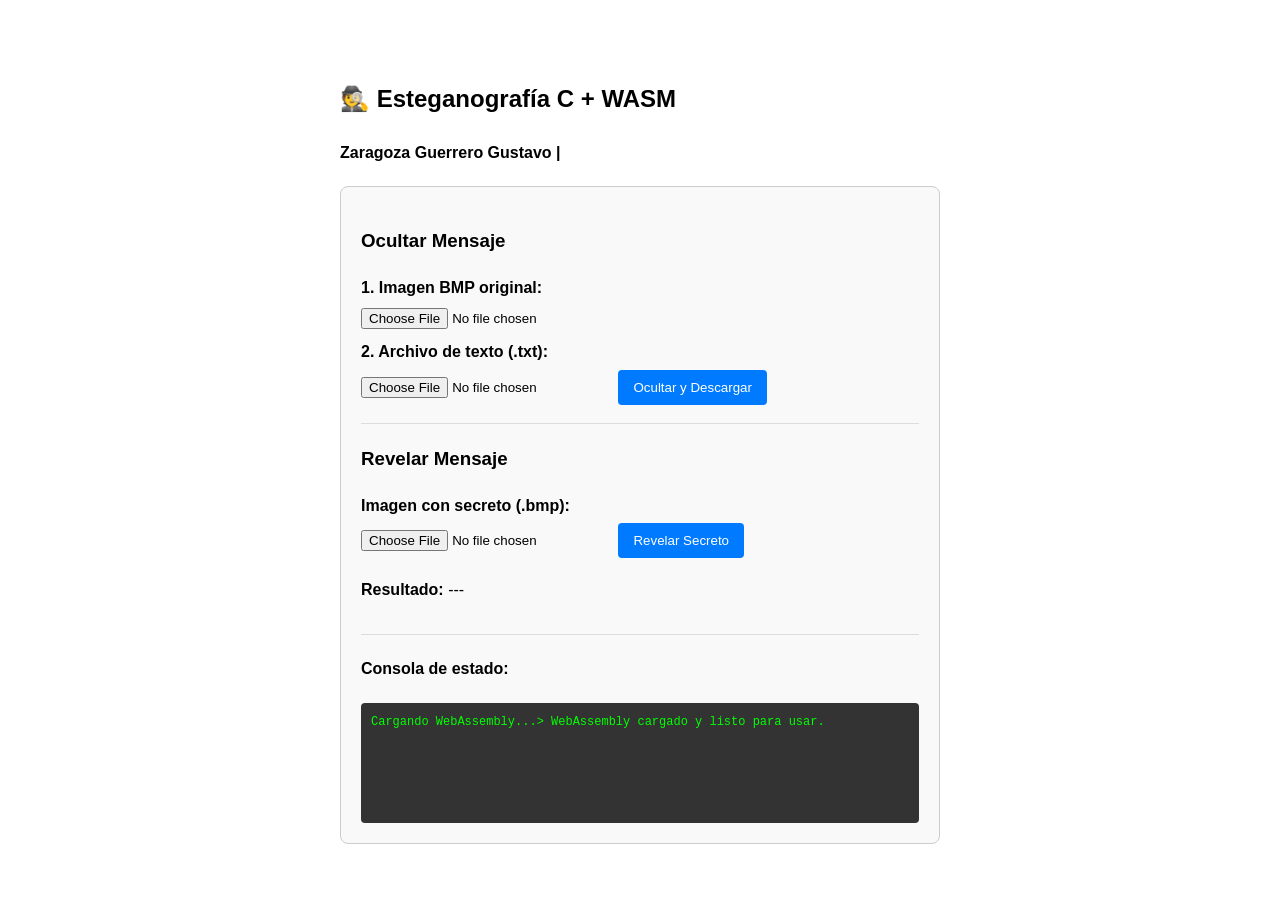
<file: Practica1-HideAndShow/gui/index.html>
<!DOCTYPE html>
<html lang="es">
<head>
    <meta charset="UTF-8">
    <meta name="viewport" content="width=device-width, initial-scale=1.0">
    <title>Esteganografía C + WebAssembly</title>
    <style>
        body { font-family: sans-serif; max-width: 600px; margin: 40px auto; padding: 20px; line-height: 1.6; }
        .card { border: 1px solid #ccc; padding: 20px; border-radius: 8px; background: #f9f9f9; }
        .section { margin-bottom: 20px; border-bottom: 1px solid #ddd; padding-bottom: 15px; }
        label { display: block; font-weight: bold; margin-bottom: 5px; }
        input { margin-bottom: 10px; }
        button { background: #007bff; color: white; border: none; padding: 10px 15px; border-radius: 4px; cursor: pointer; }
        button:hover { background: #0056b3; }
        #log { background: #333; color: #0f0; padding: 10px; border-radius: 4px; font-family: monospace; font-size: 12px; height: 100px; overflow-y: auto; }
    </style>
</head>
<body>

    <h2>🕵️ Esteganografía C + WASM</h2>
    <h4> Zaragoza Guerrero Gustavo | </h4>
    
    <div class="card">
        <div class="section">
            <h3>Ocultar Mensaje</h3>
            <label>1. Imagen BMP original:</label>
            <input type="file" id="bmpInput" accept=".bmp">
            
            <label>2. Archivo de texto (.txt):</label>
            <input type="file" id="txtInput" accept=".txt">
            
            <button onclick="ejecutarOcultar()">Ocultar y Descargar</button>
        </div>

        <div class="section">
            <h3>Revelar Mensaje</h3>
            <label>Imagen con secreto (.bmp):</label>
            <input type="file" id="bmpSecretInput" accept=".bmp">
            <button onclick="ejecutarMostrar()">Revelar Secreto</button>
            <p><strong>Resultado:</strong> <span id="resultadoShow">---</span></p>
        </div>

        <h4>Consola de estado:</h4>
        <div id="log">Cargando WebAssembly...</div>
    </div>

    <script src="main.js"></script>

    <script>
        const logger = document.getElementById('log');
        const printLog = (msg) => logger.innerHTML += `> ${msg}<br>`;

        // Esperar a que el módulo de C esté listo
        Module.onRuntimeInitialized = () => {
            printLog("WebAssembly cargado y listo para usar.");
        };

        // --- FUNCIÓN PARA OCULTAR ---
        async function ejecutarOcultar() {
            const bmpFile = document.getElementById('bmpInput').files[0];
            const txtFile = document.getElementById('txtInput').files[0];

            if (!bmpFile || !txtFile) return alert("Selecciona archivos");

            const bmpData = new Uint8Array(await bmpFile.arrayBuffer());
            const txtData = new Uint8Array(await txtFile.arrayBuffer());

            // Derivar nombre de salida: quitar extensión, agregar 'h', volver a poner .bmp
            const baseName = bmpFile.name.replace(/\.bmp$/i, '');
            const outputName = baseName + '_h.bmp';

            // Usamos nombres claros
            Module.FS.writeFile('original.bmp', bmpData);
            Module.FS.writeFile('mensaje.txt', txtData);

            console.log("Archivos en MEMFS antes de C:", Module.FS.readdir('/'));

            // Llamamos a C
            const status = Module.ccall('hide', 'number', ['string', 'string'], ['mensaje.txt', 'original.bmp']);
            
            console.log("Estatus de C:", status);
            console.log("Archivos en MEMFS después de C:", Module.FS.readdir('/'));

            if (status === 0) {
                try {
                    // BUSCAMOS EL ARCHIVO QUE TU C DEBERÍA HABER CREADO
                    // Según tu lógica: original.bmp -> original_secret.bmp
                    const resultData = Module.FS.readFile('output_secret.bmp');
                    
                    const blob = new Blob([resultData], { type: 'image/bmp' });
                    const url = URL.createObjectURL(blob);
                    const link = document.createElement('a');
                    link.href = url;
                    link.download = outputName;
                    document.body.appendChild(link); // Algunos navegadores lo exigen
                    link.click();
                    document.body.removeChild(link);
                    printLog("Descarga iniciada.");
                } catch (e) {
                    console.error("No se encontró el archivo generado:", e);
                    printLog("Error: El archivo generado no existe en el sistema virtual.");
                }
            } else {
                printLog("Error en C: Código " + status);
            }
        }
        // --- FUNCIÓN PARA REVELAR ---
        async function ejecutarMostrar() {
            const bmpFile = document.getElementById('bmpSecretInput').files[0];
            if (!bmpFile) return alert("Selecciona una imagen.");

            const bmpData = new Uint8Array(await bmpFile.arrayBuffer());
            Module.FS.writeFile('secret_to_read.bmp', bmpData);

            // Llamar a show(path_bmp) - Recordamos que devuelve char* (string en JS)
            const secreto = Module.ccall('show', 'string', ['string'], ['secret_to_read.bmp']);
            
            document.getElementById('resultadoShow').innerText = secreto;
            printLog("Búsqueda de secreto terminada.");
        }
    </script>
</body>
</html>
</file>
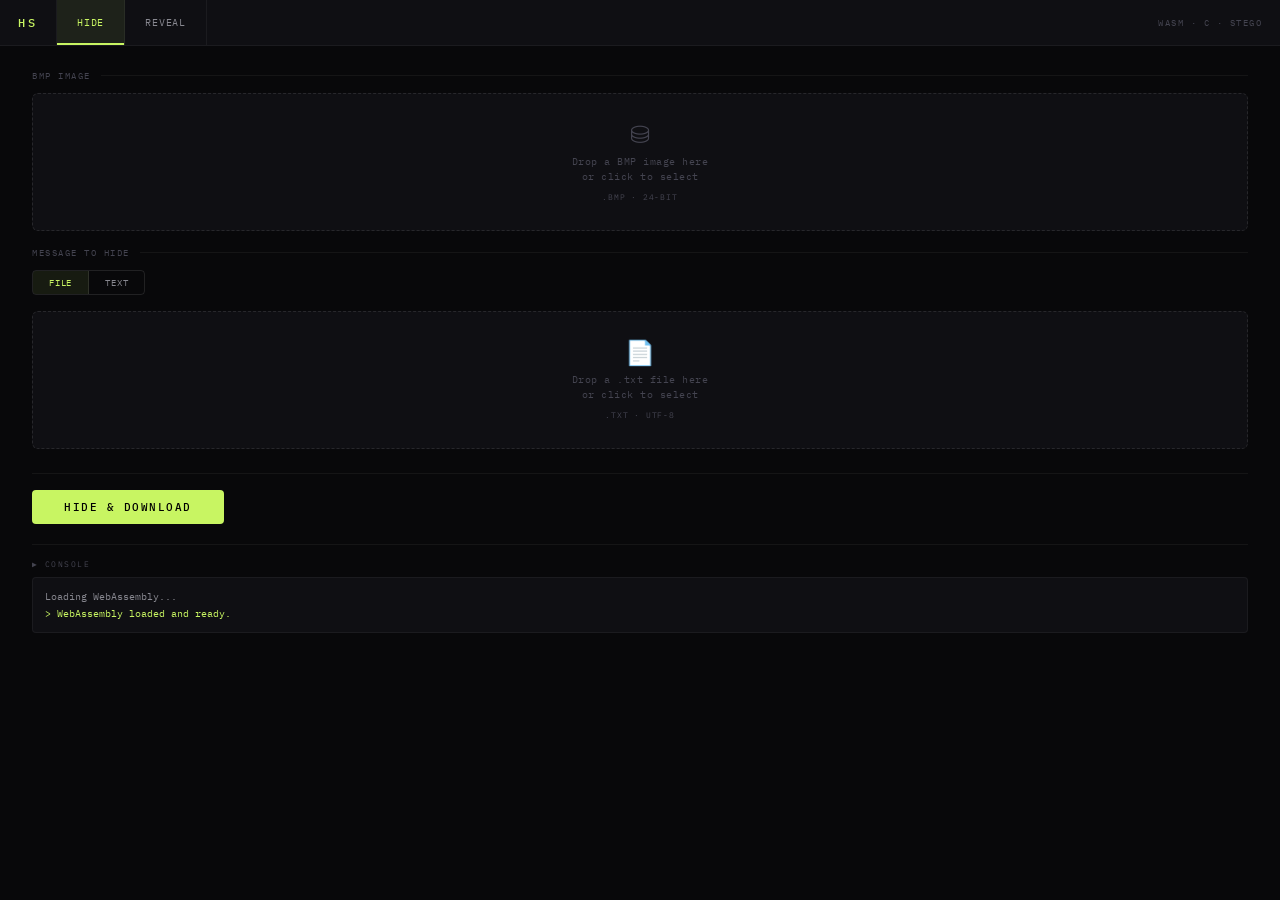
<file: Practica1-HideAndShow/gui2.0/index.html>
<!DOCTYPE html>
<html lang="en">
<head>
<meta charset="UTF-8"/>
<meta name="viewport" content="width=device-width, initial-scale=1.0"/>
<title>Hide &amp; Show — Steganography</title>
<link rel="icon" type="image/png" href="../../docs/png/logo.png">
<link href="https://fonts.googleapis.com/css2?family=IBM+Plex+Mono:wght@300;400;500&family=IBM+Plex+Sans:wght@300;400;500&display=swap" rel="stylesheet"/>
<link rel="stylesheet" href="index.css">
</head>
<body>

<header>
  <div class="logo" onclick="window.location.assign('../../index.html')">HS</div>
  <div class="mode-tabs">
    <button class="mode-tab active" data-page="hide">Hide</button>
    <button class="mode-tab" data-page="reveal">Reveal</button>
  </div>
  <div class="hdr-right">WASM · C · STEGO</div>
</header>

<!-- ═══════════ HIDE PAGE ═══════════ -->
<div class="page active" id="page-hide">
  <div class="workspace">

    <div class="section-title">BMP Image</div>

    <div class="drop-zone" id="dz-bmp-hide">
      <input type="file" id="bmp-input-hide" accept=".bmp" style="display:none"/>
      <div class="drop-icon">⛁</div>
      <div class="drop-label">Drop a BMP image here<br/>or click to select</div>
      <span class="drop-hint">.bmp · 24-bit</span>
      <span class="drop-filename" id="fn-bmp-hide"></span>
    </div>

    <div class="section-title">Message to Hide</div>

    <div class="source-toggle" id="source-toggle">
      <button class="src-btn active" data-source="file">File</button>
      <button class="src-btn" data-source="text">Text</button>
    </div>

    <div class="source-section active" id="src-file">
      <div class="drop-zone" id="dz-txt">
        <input type="file" id="txt-input" accept=".txt" style="display:none"/>
        <div class="drop-icon">📄</div>
        <div class="drop-label">Drop a .txt file here<br/>or click to select</div>
        <span class="drop-hint">.txt · utf-8</span>
        <span class="drop-filename" id="fn-txt"></span>
      </div>
    </div>

    <div class="source-section" id="src-text">
      <textarea class="txt-textarea" id="txt-textarea" placeholder="Type the message you want to hide in the image..."></textarea>
    </div>

    <div class="action-row">
      <button class="action-btn" id="btn-hide">Hide &amp; Download</button>
    </div>

    <div class="console-wrap">
      <div class="console-header">▶ console</div>
      <div class="console" id="console-hide">Loading WebAssembly...</div>
    </div>

  </div>
</div>

<!-- ═══════════ REVEAL PAGE ═══════════ -->
<div class="page" id="page-reveal">
  <div class="workspace">

    <div class="section-title">Image with Secret</div>

    <div class="drop-zone" id="dz-bmp-reveal">
      <input type="file" id="bmp-input-reveal" accept=".bmp" style="display:none"/>
      <div class="drop-icon">⛁</div>
      <div class="drop-label">Drop the BMP image with the hidden message<br/>or click to select</div>
      <span class="drop-hint">.bmp · 24-bit</span>
      <span class="drop-filename" id="fn-bmp-reveal"></span>
    </div>

    <div class="result-box" id="result-box">
      <div class="result-label">Revealed Message</div>
      <div class="result-text" id="result-text"></div>
    </div>

    <div class="action-row">
      <button class="action-btn" id="btn-reveal">Reveal Secret</button>
    </div>

    <div class="console-wrap">
      <div class="console-header">▶ console</div>
      <div class="console" id="console-reveal">Loading WebAssembly...</div>
    </div>

  </div>
</div>

<script src="main.js"></script>
<script src="index.js"></script>

</body>
</html>
</file>
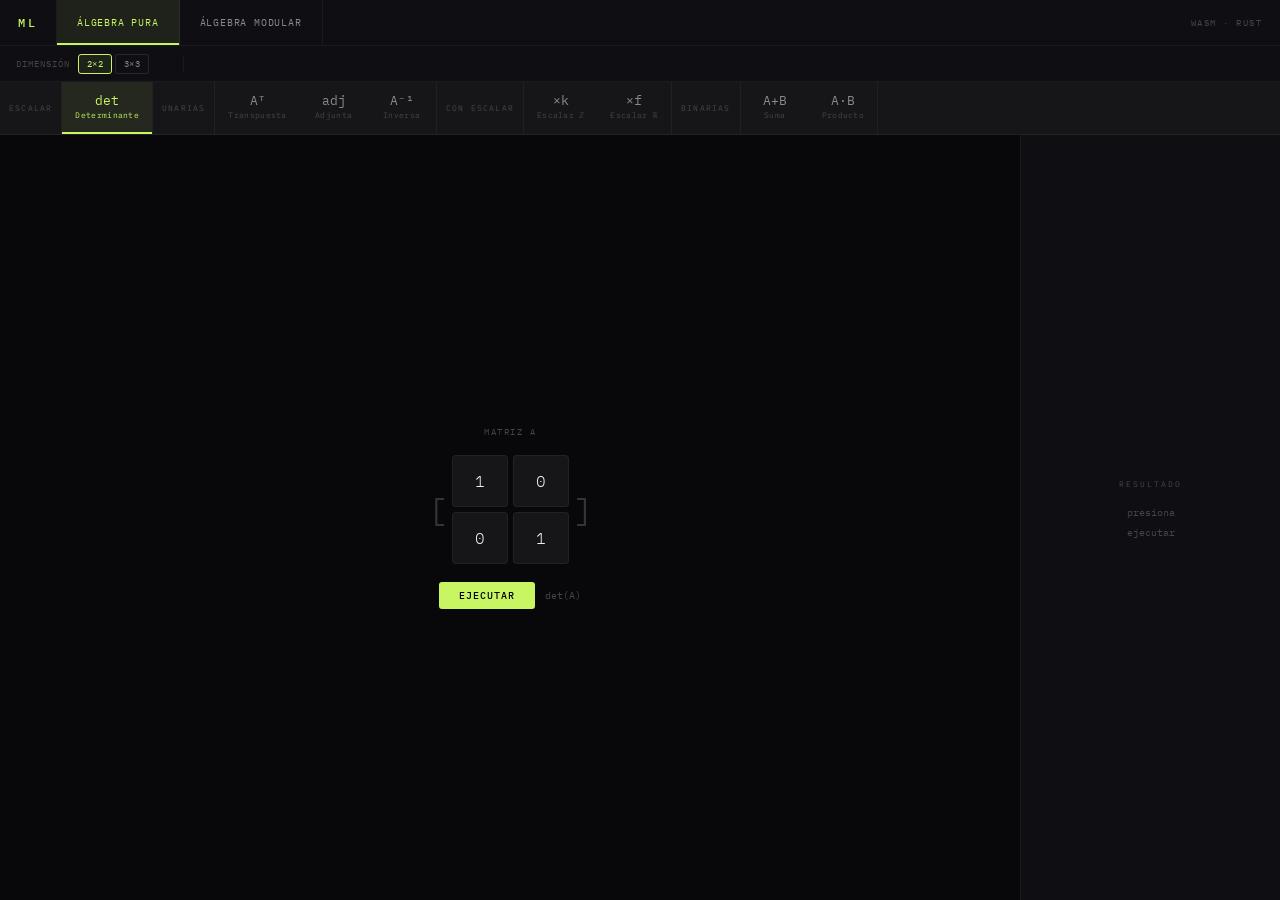
<file: Practica3-Matrices/matrix_operations/final/index.html>
<!DOCTYPE html>
<html lang="es">
<head>
<meta charset="UTF-8"/>
<meta name="viewport" content="width=device-width, initial-scale=1.0"/>
<title>MatrixLab</title>
<link href="https://fonts.googleapis.com/css2?family=IBM+Plex+Mono:ital,wght@0,300;0,400;0,500;1,300&family=IBM+Plex+Sans:wght@300;400;500;600&display=swap" rel="stylesheet"/>
<style>
*,*::before,*::after{box-sizing:border-box;margin:0;padding:0}
:root{
  --bg:#08080a;--s1:#0f0f13;--s2:#161619;--s3:#1e1e24;
  --b0:rgba(255,255,255,0.05);--b1:rgba(255,255,255,0.10);--b2:rgba(255,255,255,0.18);
  --acc:#c8f562;--acc2:#a8d040;--acc-d:rgba(200,245,98,0.08);--acc-d2:rgba(200,245,98,0.14);
  --txt:#eeeef0;--txt2:#888890;--txt3:#444450;
  --err:#ff6b6b;--err-d:rgba(255,107,107,0.10);
  --mono:'IBM Plex Mono',monospace;--sans:'IBM Plex Sans',sans-serif;
}
body{background:var(--bg);color:var(--txt);font-family:var(--sans);height:100vh;display:flex;flex-direction:column;overflow:hidden}

/* NAV */
header{display:flex;align-items:center;border-bottom:1px solid var(--b0);background:var(--s1);height:46px;flex-shrink:0}
.logo{padding:0 18px;font-family:var(--mono);font-size:12px;font-weight:500;color:var(--acc);letter-spacing:3px;text-transform:uppercase;border-right:1px solid var(--b0);height:100%;display:flex;align-items:center;flex-shrink:0}
.mode-tabs{display:flex;height:100%}
.mode-tab{padding:0 20px;font-family:var(--mono);font-size:10px;color:var(--txt2);cursor:pointer;border:none;background:transparent;border-right:1px solid var(--b0);height:100%;letter-spacing:0.8px;transition:all 0.13s;text-transform:uppercase;position:relative}
.mode-tab:hover{color:var(--txt);background:var(--b0)}
.mode-tab.active{color:var(--acc);background:var(--acc-d)}
.mode-tab.active::after{content:'';position:absolute;bottom:0;left:0;right:0;height:2px;background:var(--acc)}
.hdr-right{margin-left:auto;padding:0 18px;font-family:var(--mono);font-size:9px;color:var(--txt3);letter-spacing:1.5px}

/* CONFIG BAR */
.config-bar{display:flex;align-items:center;gap:0;border-bottom:1px solid var(--b0);background:var(--s1);height:36px;flex-shrink:0;padding:0 16px}
.cfg-label{font-family:var(--mono);font-size:9px;color:var(--txt3);letter-spacing:1px;text-transform:uppercase;margin-right:8px}
.dim-btns{display:flex;gap:3px;margin-right:20px}
.dim-btn{width:34px;height:20px;border-radius:3px;border:1px solid var(--b1);background:transparent;color:var(--txt2);font-family:var(--mono);font-size:9px;cursor:pointer;transition:all 0.12s;letter-spacing:0.3px}
.dim-btn:hover{border-color:var(--b2);color:var(--txt)}
.dim-btn.active{border-color:var(--acc);color:var(--acc);background:var(--acc-d)}
.cfg-sep{width:1px;height:18px;background:var(--b0);margin:0 14px}
.mod-wrap{display:none;align-items:center;gap:6px}
.mod-wrap.show{display:flex}
.mod-lbl{font-family:var(--mono);font-size:9px;color:var(--txt3);letter-spacing:0.5px}
.mod-inp{width:52px;height:20px;background:var(--s3);border:1px solid var(--b1);border-radius:3px;color:var(--acc);font-family:var(--mono);font-size:10px;text-align:center;outline:none;transition:border-color 0.12s;-moz-appearance:textfield}
.mod-inp::-webkit-inner-spin-button,.mod-inp::-webkit-outer-spin-button{-webkit-appearance:none}
.mod-inp:focus{border-color:var(--acc)}

/* TOOLBAR */
.toolbar{border-bottom:1px solid var(--b0);background:var(--s2);flex-shrink:0;overflow-x:auto;scrollbar-width:none}
.toolbar::-webkit-scrollbar{display:none}
.tb-inner{display:flex;height:52px;align-items:stretch;min-width:max-content}
.tb-group{display:flex;align-items:stretch;border-right:1px solid var(--b0)}
.tb-glabel{display:flex;align-items:center;padding:0 9px;font-family:var(--mono);font-size:8px;color:var(--txt3);letter-spacing:1.2px;text-transform:uppercase;border-right:1px solid var(--b0);flex-shrink:0}
.tb-btn{display:flex;flex-direction:column;align-items:center;justify-content:center;padding:0 13px;cursor:pointer;border:none;background:transparent;gap:3px;transition:all 0.12s;min-width:68px;position:relative;border-bottom:2px solid transparent}
.tb-btn:hover{background:var(--b0)}
.tb-btn.active{background:var(--acc-d);border-bottom-color:var(--acc)}
.tb-sym{font-family:var(--mono);font-size:13px;color:var(--txt2);transition:color 0.12s;line-height:1}
.tb-name{font-family:var(--mono);font-size:8px;color:var(--txt3);letter-spacing:0.3px;white-space:nowrap}
.tb-btn:hover .tb-sym,.tb-btn.active .tb-sym{color:var(--acc)}
.tb-btn:hover .tb-name,.tb-btn.active .tb-name{color:var(--acc)}

/* B-MATRIX BAR */
.b-bar{border-bottom:1px solid var(--b0);background:var(--s1);display:none;align-items:center;padding:8px 20px;gap:12px;flex-shrink:0;overflow-x:auto}
.b-bar.show{display:flex}
.b-lbl{font-family:var(--mono);font-size:9px;color:var(--txt3);letter-spacing:1px;text-transform:uppercase;white-space:nowrap}
.op-sym-big{font-family:var(--mono);font-size:22px;color:var(--txt3);line-height:1;padding:0 4px}
.b-bracket{font-family:var(--mono);color:var(--txt3);font-size:22px;line-height:1;display:flex;flex-direction:column;justify-content:center;align-items:center;align-self:stretch}
.b-grid{display:flex;flex-direction:column;gap:4px}
.b-row{display:flex;gap:4px}
.b-cell{width:36px;height:34px;background:var(--s3);border:1px solid var(--b1);border-radius:3px;color:var(--txt);font-family:var(--mono);font-size:12px;text-align:center;outline:none;transition:border-color 0.12s;-moz-appearance:textfield}
.b-cell::-webkit-inner-spin-button,.b-cell::-webkit-outer-spin-button{-webkit-appearance:none}
.b-cell:focus{border-color:var(--acc)}
.b-transfer-group{display:flex;flex-direction:column;gap:4px;margin-left:auto;padding-left:12px;border-left:1px solid var(--b0);flex-shrink:0}
.b-xfer-btn{padding:4px 10px;border-radius:3px;border:1px solid var(--b1);background:transparent;color:var(--txt2);font-family:var(--mono);font-size:9px;cursor:pointer;letter-spacing:0.4px;transition:all 0.14s;white-space:nowrap;text-align:center}
.b-xfer-btn:hover{border-color:var(--acc);color:var(--acc);background:var(--acc-d)}
.b-xfer-btn:active{transform:scale(0.97)}

/* WORKSPACE */
.workspace{flex:1;display:flex;min-height:0;overflow:hidden}

/* LEFT PANEL */
.left-panel{width:100px;flex-shrink:0;border-right:1px solid var(--b0);background:var(--s1);display:flex;flex-direction:column;align-items:center;justify-content:center;gap:14px;padding:14px}
.left-panel.hidden{display:none}
.sc-group{display:flex;flex-direction:column;gap:5px;align-items:center}
.sc-lbl{font-family:var(--mono);font-size:8px;color:var(--txt3);letter-spacing:1px;text-transform:uppercase}
.sc-inp{width:60px;height:30px;background:var(--s3);border:1px solid var(--b1);border-radius:4px;color:var(--acc);font-family:var(--mono);font-size:14px;font-weight:400;text-align:center;outline:none;transition:border-color 0.12s;-moz-appearance:textfield}
.sc-inp::-webkit-inner-spin-button,.sc-inp::-webkit-outer-spin-button{-webkit-appearance:none}
.sc-inp:focus{border-color:var(--acc)}

/* CENTER */
.mat-center{flex:1;display:flex;flex-direction:column;align-items:center;justify-content:center;gap:18px;background:var(--bg);position:relative;min-width:0}
.mat-top-lbl{font-family:var(--mono);font-size:9px;color:var(--txt3);letter-spacing:1.5px;text-transform:uppercase}
.mat-wrap{display:flex;align-items:center;gap:5px}
.a-bracket{font-family:var(--mono);color:var(--b2);display:flex;flex-direction:column;justify-content:stretch;font-size:32px;line-height:1;user-select:none;align-self:stretch;align-items:center;justify-content:center}
.a-grid{display:flex;flex-direction:column;gap:5px}
.a-row{display:flex;gap:5px}
.a-cell{width:56px;height:52px;background:var(--s2);border:1px solid var(--b0);border-radius:4px;color:var(--txt);font-family:var(--mono);font-size:16px;font-weight:300;text-align:center;outline:none;transition:all 0.12s;-moz-appearance:textfield}
.a-cell::-webkit-inner-spin-button,.a-cell::-webkit-outer-spin-button{-webkit-appearance:none}
.a-cell:hover{border-color:var(--b2)}
.a-cell:focus{border-color:var(--acc);background:var(--acc-d);color:var(--acc)}
.run-row{display:flex;gap:10px;align-items:center}
.run-btn{padding:7px 20px;border-radius:3px;border:none;background:var(--acc);color:#000;font-family:var(--mono);font-size:10px;font-weight:500;cursor:pointer;letter-spacing:1px;text-transform:uppercase;transition:all 0.12s}
.run-btn:hover{background:var(--acc2);transform:translateY(-1px)}
.run-btn:active{transform:none}
.run-hint{font-family:var(--mono);font-size:10px;color:var(--txt3)}

/* RESULT PANEL */
.res-panel{width:260px;flex-shrink:0;border-left:1px solid var(--b0);background:var(--s1);display:flex;flex-direction:column;align-items:center;justify-content:center;gap:14px;padding:20px}
.res-tag{font-family:var(--mono);font-size:8px;color:var(--txt3);letter-spacing:2px;text-transform:uppercase}
.res-empty{font-family:var(--mono);font-size:10px;color:var(--txt3);text-align:center;line-height:2}
.res-scalar{font-family:var(--mono);font-size:52px;font-weight:300;color:var(--acc);letter-spacing:-2px;line-height:1;text-align:center}
.res-grid{display:flex;flex-direction:column;gap:4px}
.res-row{display:flex;gap:4px}
.res-cell{min-width:50px;height:38px;background:var(--s3);border:1px solid var(--b0);border-radius:3px;display:flex;align-items:center;justify-content:center;font-family:var(--mono);font-size:12px;color:var(--acc);padding:0 5px}
.res-err{font-family:var(--mono);font-size:10px;color:var(--err);background:var(--err-d);border:1px solid rgba(255,107,107,0.2);border-radius:3px;padding:10px 12px;text-align:center;line-height:1.7}
.res-fn{font-family:var(--mono);font-size:9px;color:var(--txt3);letter-spacing:0.5px;text-align:center}
.res-verified{font-family:var(--mono);font-size:10px;color:#4ade80;background:rgba(74,222,128,0.08);border:1px solid rgba(74,222,128,0.22);border-radius:3px;padding:6px 12px;text-align:center;letter-spacing:0.5px;margin-top:2px}
.res-xfer{display:flex;gap:6px;margin-top:8px;justify-content:center;flex-wrap:wrap}
.res-xfer-btn{padding:5px 12px;border-radius:3px;border:1px solid var(--b1);background:transparent;color:var(--txt2);font-family:var(--mono);font-size:9px;cursor:pointer;letter-spacing:0.6px;transition:all 0.14s;text-transform:uppercase}
.res-xfer-btn:hover{border-color:var(--acc);color:var(--acc);background:var(--acc-d)}
.res-xfer-btn:active{transform:scale(0.97)}
.res-xfer-btn:disabled{opacity:0.35;cursor:not-allowed;border-color:var(--b0);color:var(--txt3);background:transparent}

@keyframes pop{from{opacity:0;transform:scale(0.96)}to{opacity:1;transform:scale(1)}}
.res-anim{animation:pop 0.18s ease}

.wasm-notice{display:none;position:fixed;bottom:14px;left:50%;transform:translateX(-50%);background:var(--err-d);border:1px solid rgba(255,107,107,0.3);border-radius:4px;padding:7px 14px;font-family:var(--mono);font-size:10px;color:var(--err);letter-spacing:0.3px;z-index:999;white-space:nowrap}
.wasm-notice.show{display:block}
</style>
</head>
<body>

<header>
  <div class="logo">ML</div>
  <div class="mode-tabs">
    <button class="mode-tab active" onclick="setMode('pure',this)">Álgebra Pura</button>
    <button class="mode-tab" onclick="setMode('modular',this)">Álgebra Modular</button>
  </div>
  <div class="hdr-right">WASM · RUST</div>
</header>

<div class="config-bar">
  <span class="cfg-label">Dimensión</span>
  <div class="dim-btns">
    <button class="dim-btn active" onclick="setDim(2,this)">2×2</button>
    <button class="dim-btn" onclick="setDim(3,this)">3×3</button>
  </div>
  <div class="cfg-sep"></div>
  <div class="mod-wrap" id="mod-wrap">
    <span class="mod-lbl">mod m =</span>
    <input type="number" class="mod-inp" id="global-mod" value="26" min="1"/>
  </div>
</div>

<div class="toolbar">
  <div class="tb-inner" id="tb-pure">
    <div class="tb-group">
      <div class="tb-glabel">escalar</div>
      <button class="tb-btn active" onclick="selectOp('det',this)">
        <span class="tb-sym">det</span><span class="tb-name">Determinante</span>
      </button>
    </div>
    <div class="tb-group">
      <div class="tb-glabel">unarias</div>
      <button class="tb-btn" onclick="selectOp('trans',this)">
        <span class="tb-sym">Aᵀ</span><span class="tb-name">Transpuesta</span>
      </button>
      <button class="tb-btn" onclick="selectOp('adj',this)">
        <span class="tb-sym">adj</span><span class="tb-name">Adjunta</span>
      </button>
      <button class="tb-btn" onclick="selectOp('inv',this)">
        <span class="tb-sym">A⁻¹</span><span class="tb-name">Inversa</span>
      </button>
    </div>
    <div class="tb-group">
      <div class="tb-glabel">con escalar</div>
      <button class="tb-btn" onclick="selectOp('esc',this)">
        <span class="tb-sym">×k</span><span class="tb-name">Escalar ℤ</span>
      </button>
      <button class="tb-btn" onclick="selectOp('escf',this)">
        <span class="tb-sym">×f</span><span class="tb-name">Escalar ℝ</span>
      </button>
    </div>
    <div class="tb-group">
      <div class="tb-glabel">binarias</div>
      <button class="tb-btn" onclick="selectOp('add',this)">
        <span class="tb-sym">A+B</span><span class="tb-name">Suma</span>
      </button>
      <button class="tb-btn" onclick="selectOp('mul',this)">
        <span class="tb-sym">A·B</span><span class="tb-name">Producto</span>
      </button>
    </div>
  </div>
  <div class="tb-inner" id="tb-modular" style="display:none">
    <div class="tb-group">
      <div class="tb-glabel">módulo</div>
      <button class="tb-btn active" onclick="selectOp('mmod',this)">
        <span class="tb-sym">A%m</span><span class="tb-name">Módulo</span>
      </button>
      <button class="tb-btn" onclick="selectOp('minv',this)">
        <span class="tb-sym">A⁻¹</span><span class="tb-name">Inversa mod</span>
      </button>
    </div>
    <div class="tb-group">
      <div class="tb-glabel">con escalar</div>
      <button class="tb-btn" onclick="selectOp('mesc',this)">
        <span class="tb-sym">k·m</span><span class="tb-name">Escalar mod</span>
      </button>
    </div>
    <div class="tb-group">
      <div class="tb-glabel">binarias</div>
      <button class="tb-btn" onclick="selectOp('madd',this)">
        <span class="tb-sym">+m</span><span class="tb-name">Suma mod</span>
      </button>
      <button class="tb-btn" onclick="selectOp('mmul',this)">
        <span class="tb-sym">·m</span><span class="tb-name">Producto mod</span>
      </button>
    </div>
  </div>
</div>

<!-- B-MATRIX BAR (binary ops) -->
<div class="b-bar" id="b-bar">
  <span class="b-lbl">Matriz B</span>
  <div class="b-bracket">[</div>
  <div id="b-grid"></div>
  <div class="b-bracket">]</div>
  <span class="op-sym-big" id="op-sym-display">+</span>
  <span style="font-family:var(--mono);font-size:9px;color:var(--txt3)">↑ presiona ejecutar abajo</span>
  <div class="b-transfer-group">
    <button class="b-xfer-btn" onclick="transferB2A()" title="Copiar valores de B a A">B → A</button>
    <button class="b-xfer-btn" onclick="swapAB()" title="Intercambiar A y B">A ↔ B</button>
    <button class="b-xfer-btn" onclick="transferA2B()" title="Copiar valores de A a B">A → B</button>
  </div>
</div>

<div class="workspace">
  <!-- LEFT: scalar -->
  <div class="left-panel hidden" id="left-panel">
    <div class="sc-group" id="sc-k" style="display:none">
      <span class="sc-lbl">escalar k</span>
      <input type="number" class="sc-inp" id="inp-k" value="3"/>
    </div>
    <div class="sc-group" id="sc-f" style="display:none">
      <span class="sc-lbl">factor f</span>
      <input type="number" class="sc-inp" id="inp-f" value="0.5" step="0.1"/>
    </div>
  </div>

  <!-- CENTER -->
  <div class="mat-center">
    <span class="mat-top-lbl">Matriz A</span>
    <div class="mat-wrap">
      <div class="a-bracket">[</div>
      <div id="a-grid"></div>
      <div class="a-bracket">]</div>
    </div>
    <div class="run-row">
      <button class="run-btn" onclick="runOp()">Ejecutar</button>
      <span class="run-hint" id="run-hint">det(A)</span>
    </div>
  </div>

  <!-- RIGHT: result -->
  <div class="res-panel">
    <span class="res-tag">resultado</span>
    <div id="res-display"><div class="res-empty">presiona<br/>ejecutar</div></div>
    <span class="res-fn" id="res-fn"></span>
    <div class="res-xfer" id="res-xfer" style="display:none">
      <button class="res-xfer-btn" onclick="transferResult('A')" title="Usar resultado como matriz A">→ A</button>
      <button class="res-xfer-btn" onclick="transferResult('B')" title="Usar resultado como matriz B">→ B</button>
    </div>
  </div>
</div>

<div class="wasm-notice" id="wasm-notice">WASM no cargado — ajusta la ruta del pkg en el script</div>

<script type="module">
import init, {
  matrix_determinant, matrix_transposed, matrix_adjugate, matrix_inverse,
  matrix_addition, matrix_multiplication_matrix,
  matrix_multiplication_escalar, matrix_multiplication_escalar_f,
  matrix_module, matrix_inverse_module, matrix_addition_module,
  matrix_multiplication_matrix_module, matrix_multiplication_escalar_module,
} from './matrix_operations.js'; // ← AJUSTA ESTE PATH

let wasmReady = false, dim = 2, op = 'det', mode = 'pure';
let lastResult = null; // { data:number[], n:number, isFloat:boolean }

const binaryOps  = new Set(['add','mul','madd','mmul']);
const scalarKOps = new Set(['esc','mesc']);
const scalarFOps = new Set(['escf']);
const opSymbols  = {add:'+', mul:'·', madd:'+', mmul:'·'};
const opHints    = {
  det:'det(A)', trans:'Aᵀ', adj:'adj(A)', inv:'A⁻¹',
  esc:'k · A', escf:'f · A',
  add:'A + B', mul:'A · B',
  mmod:'A mod m', minv:'A⁻¹ mod m',
  madd:'(A+B) mod m', mmul:'(A·B) mod m', mesc:'(k·A) mod m',
};

function buildGrid(id, n, cellCls, size) {
  const el = document.getElementById(id);
  el.innerHTML = '';
  const g = document.createElement('div');
  g.style.cssText = 'display:flex;flex-direction:column;gap:'+(cellCls==='a-cell'?5:4)+'px';
  const cells = [];
  for (let i=0;i<n;i++){
    const row = document.createElement('div');
    row.style.cssText='display:flex;gap:'+(cellCls==='a-cell'?5:4)+'px';
    for(let j=0;j<n;j++){
      const inp=document.createElement('input');
      inp.type='number'; inp.className=cellCls;
      inp.value=(i===j)?1:0;
      if(size){inp.style.width=size+'px';inp.style.height=size+'px'}
      inp.dataset.idx = i*n+j;
      cells.push(inp);
      row.appendChild(inp);
    }
    g.appendChild(row);
  }
  el.appendChild(g);

  // Enter-key navigation
  const isA = (id === 'a-grid');
  cells.forEach((inp, idx) => {
    inp.addEventListener('keydown', e => {
      if (e.key !== 'Enter') return;
      e.preventDefault();
      const next = cells[idx + 1];
      if (next) {
        next.focus(); next.select();
      } else if (isA && binaryOps.has(op)) {
        // A finished, binary op → jump to first cell of B
        const bFirst = document.querySelector('#b-grid input');
        if (bFirst) { bFirst.focus(); bFirst.select(); }
      } else {
        // last cell of A (unary) or last cell of B → execute
        window.runOp();
      }
    });
  });
}

function readGrid(id){
  return Array.from(document.getElementById(id).querySelectorAll('input')).map(c=>parseInt(c.value)||0);
}

function rebuild(){
  buildGrid('a-grid', dim, 'a-cell');
  buildGrid('b-grid', dim, 'b-cell');
  updateUI();
}

function updateUI(){
  const isBin   = binaryOps.has(op);
  const needsK  = scalarKOps.has(op);
  const needsF  = scalarFOps.has(op);
  const needsLeft = needsK || needsF;

  document.getElementById('b-bar').classList.toggle('show', isBin);
  document.getElementById('left-panel').classList.toggle('hidden', !needsLeft);
  document.getElementById('sc-k').style.display = needsK ? 'flex':'none';
  document.getElementById('sc-f').style.display = needsF ? 'flex':'none';
  document.getElementById('op-sym-display').textContent = opSymbols[op]||'';
  document.getElementById('run-hint').textContent = opHints[op]||op;
  document.getElementById('mod-wrap').classList.toggle('show', mode==='modular');
}

function setXferVisible(show){
  document.getElementById('res-xfer').style.display = show ? 'flex' : 'none';
}

function clearResult(){
  document.getElementById('res-display').innerHTML='<div class="res-empty">—</div>';
  document.getElementById('res-fn').textContent='';
  lastResult = null;
  setXferVisible(false);
}

function showScalar(v){
  const el=document.getElementById('res-display');
  el.className='res-anim';
  el.innerHTML=`<div class="res-scalar">${v}</div>`;
  lastResult = null;
  setXferVisible(false);
}

function showMatrix(arr, n, isFloat){
  const el=document.getElementById('res-display');
  el.className='res-anim';
  let html='<div class="res-grid">';
  for(let i=0;i<n;i++){
    html+='<div class="res-row">';
    for(let j=0;j<n;j++){
      const v=arr[i*n+j];
      html+=`<div class="res-cell">${isFloat?Number(v).toFixed(3):v}</div>`;
    }
    html+='</div>';
  }
  html+='</div>';
  el.innerHTML=html;
  lastResult = { data: Array.from(arr), n, isFloat: !!isFloat };
  setXferVisible(true);
}

function showErr(msg){
  const el=document.getElementById('res-display');
  el.className='res-anim';
  el.innerHTML=`<div class="res-err">${msg}</div>`;
  document.getElementById('res-fn').textContent='';
  lastResult = null;
  setXferVisible(false);
}

window.transferResult = (target) => {
  if(!lastResult) return;
  // If result dimension differs from current dim (shouldn't happen today,
  // but guard in case of future ops), fail softly.
  if(lastResult.n !== dim) return;
  const gridId = target === 'B' ? 'b-grid' : 'a-grid';
  const cells = document.querySelectorAll('#'+gridId+' input');
  if(!cells.length) return;
  lastResult.data.forEach((v,i)=>{
    if(!cells[i]) return;
    cells[i].value = lastResult.isFloat ? Number(v).toFixed(3) : v;
  });
};

window.runOp = () => {
  if(!wasmReady){document.getElementById('wasm-notice').classList.add('show');return;}
  const A=new Int32Array(readGrid('a-grid'));
  const B=new Int32Array(readGrid('b-grid'));
  const k=parseInt(document.getElementById('inp-k').value)||1;
  const f=parseFloat(document.getElementById('inp-f').value)||1.0;
  const m=parseInt(document.getElementById('global-mod').value)||26;

  try{
    let res, isFloat=false, isScalar=false;
    switch(op){
      case 'det':  res=matrix_determinant(A); isScalar=true; break;
      case 'trans':res=matrix_transposed(A); break;
      case 'adj':  res=matrix_adjugate(A); break;
      case 'inv':  res=matrix_inverse(A); isFloat=true; break;
      case 'esc':  res=matrix_multiplication_escalar(A,k); break;
      case 'escf': res=matrix_multiplication_escalar_f(A,f); isFloat=true; break;
      case 'add':  res=matrix_addition(A,B); break;
      case 'mul':  res=matrix_multiplication_matrix(A,B); break;
      case 'mmod': res=matrix_module(A,m); break;
      case 'minv': res=matrix_inverse_module(A,m); break;
      case 'madd': res=matrix_addition_module(A,B,m); break;
      case 'mmul': res=matrix_multiplication_matrix_module(A,B,m); break;
      case 'mesc': res=matrix_multiplication_escalar_module(A,k,m); break;
    }
    document.getElementById('res-fn').textContent=opHints[op]||'';
    if(isScalar){ showScalar(res); return; }
    if(!res||res.length===0){ showErr('No existe<br>(det = 0 o sin inversa modular)'); return; }
    showMatrix(res, dim, isFloat);
    // Show verification badge for successful modular inverse
    if(op==='minv'){
      const el=document.getElementById('res-display');
      el.insertAdjacentHTML('beforeend','<div class="res-verified">✓ Verificado Exitosamente</div>');
    }
  } catch(e){ showErr(e.message); }
};

window.setDim=(n,btn)=>{
  dim=n;
  document.querySelectorAll('.dim-btn').forEach(b=>b.classList.remove('active'));
  btn.classList.add('active');
  rebuild(); clearResult();
};

window.setMode=(m,btn)=>{
  mode=m;
  document.querySelectorAll('.mode-tab').forEach(b=>b.classList.remove('active'));
  btn.classList.add('active');
  document.getElementById('tb-pure').style.display   = m==='pure'?'flex':'none';
  document.getElementById('tb-modular').style.display= m==='modular'?'flex':'none';
  // pick first op of that toolbar
  const firstBtn=document.querySelector(`#tb-${m} .tb-btn`);
  if(firstBtn){ firstBtn.classList.add('active'); op=firstBtn.getAttribute('onclick').match(/'(\w+)'/)[1]; }
  updateUI(); clearResult();
};

window.transferB2A=()=>{
  const bCells=document.querySelectorAll('#b-grid input');
  const aCells=document.querySelectorAll('#a-grid input');
  bCells.forEach((b,i)=>{ if(aCells[i]) aCells[i].value=b.value; });
};
window.transferA2B=()=>{
  const aCells=document.querySelectorAll('#a-grid input');
  const bCells=document.querySelectorAll('#b-grid input');
  aCells.forEach((a,i)=>{ if(bCells[i]) bCells[i].value=a.value; });
};
window.swapAB=()=>{
  const aCells=document.querySelectorAll('#a-grid input');
  const bCells=document.querySelectorAll('#b-grid input');
  aCells.forEach((a,i)=>{
    if(bCells[i]){
      const tmp=a.value; a.value=bCells[i].value; bCells[i].value=tmp;
    }
  });
};

window.selectOp=(o,btn)=>{
  op=o;
  document.querySelectorAll('.tb-btn').forEach(b=>b.classList.remove('active'));
  btn.classList.add('active');
  updateUI(); clearResult();
};

async function boot(){
  try{ await init(); wasmReady=true; }
  catch(e){ document.getElementById('wasm-notice').classList.add('show'); }
  rebuild();
}
boot();
</script>
</body>
</html>
</file>
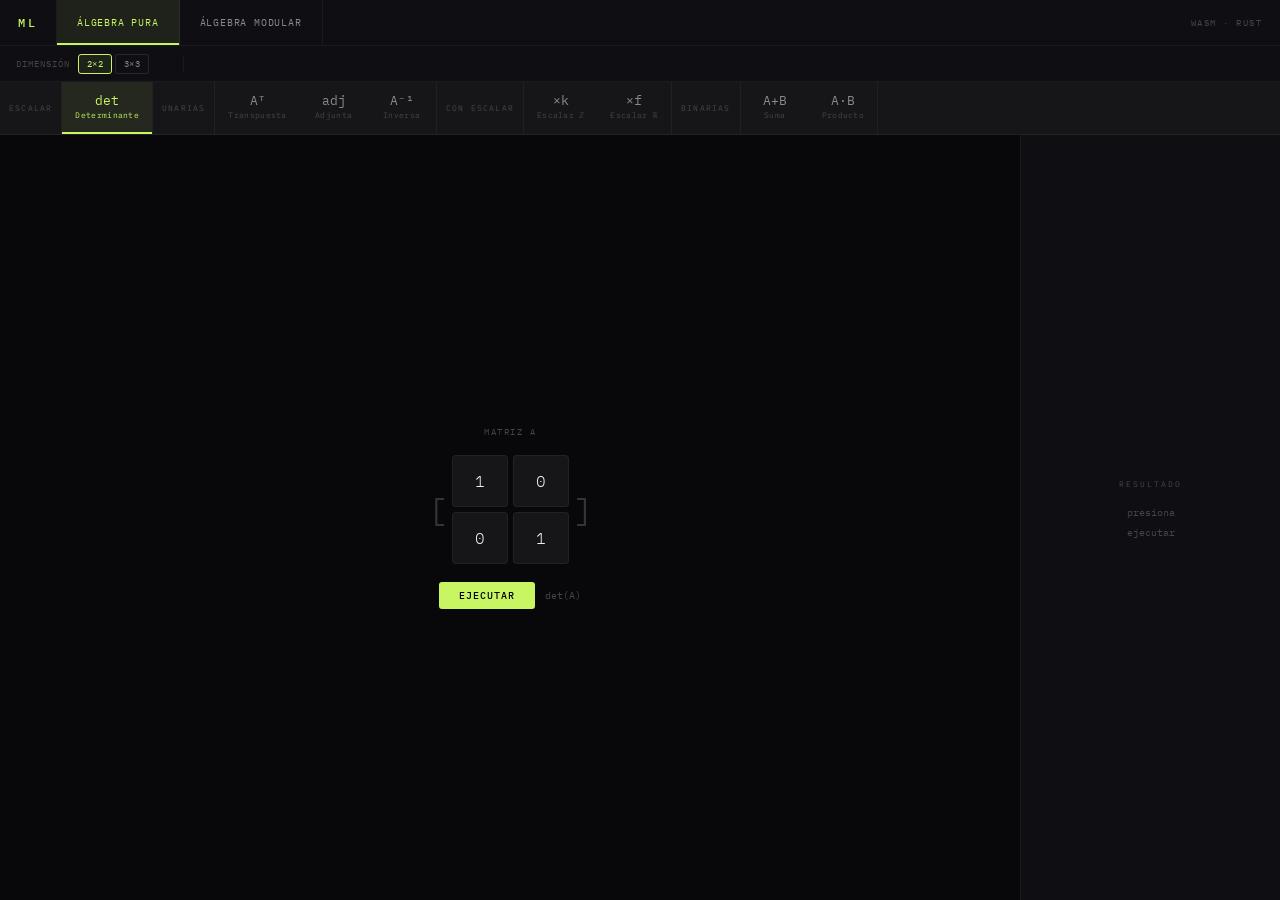
<file: Practica4-Matrices/matrix_operations/final/index.html>
<!DOCTYPE html>
<html lang="es">
<head>
<meta charset="UTF-8"/>
<meta name="viewport" content="width=device-width, initial-scale=1.0"/>
<title>MatrixLab</title>
<link href="https://fonts.googleapis.com/css2?family=IBM+Plex+Mono:ital,wght@0,300;0,400;0,500;1,300&family=IBM+Plex+Sans:wght@300;400;500;600&display=swap" rel="stylesheet"/>
<style>
*,*::before,*::after{box-sizing:border-box;margin:0;padding:0}
:root{
  --bg:#08080a;--s1:#0f0f13;--s2:#161619;--s3:#1e1e24;
  --b0:rgba(255,255,255,0.05);--b1:rgba(255,255,255,0.10);--b2:rgba(255,255,255,0.18);
  --acc:#c8f562;--acc2:#a8d040;--acc-d:rgba(200,245,98,0.08);--acc-d2:rgba(200,245,98,0.14);
  --txt:#eeeef0;--txt2:#888890;--txt3:#444450;
  --err:#ff6b6b;--err-d:rgba(255,107,107,0.10);
  --mono:'IBM Plex Mono',monospace;--sans:'IBM Plex Sans',sans-serif;
}
body{background:var(--bg);color:var(--txt);font-family:var(--sans);height:100vh;display:flex;flex-direction:column;overflow:hidden}

/* NAV */
header{display:flex;align-items:center;border-bottom:1px solid var(--b0);background:var(--s1);height:46px;flex-shrink:0}
.logo{padding:0 18px;font-family:var(--mono);font-size:12px;font-weight:500;color:var(--acc);letter-spacing:3px;text-transform:uppercase;border-right:1px solid var(--b0);height:100%;display:flex;align-items:center;flex-shrink:0}
.mode-tabs{display:flex;height:100%}
.mode-tab{padding:0 20px;font-family:var(--mono);font-size:10px;color:var(--txt2);cursor:pointer;border:none;background:transparent;border-right:1px solid var(--b0);height:100%;letter-spacing:0.8px;transition:all 0.13s;text-transform:uppercase;position:relative}
.mode-tab:hover{color:var(--txt);background:var(--b0)}
.mode-tab.active{color:var(--acc);background:var(--acc-d)}
.mode-tab.active::after{content:'';position:absolute;bottom:0;left:0;right:0;height:2px;background:var(--acc)}
.hdr-right{margin-left:auto;padding:0 18px;font-family:var(--mono);font-size:9px;color:var(--txt3);letter-spacing:1.5px}

/* CONFIG BAR */
.config-bar{display:flex;align-items:center;gap:0;border-bottom:1px solid var(--b0);background:var(--s1);height:36px;flex-shrink:0;padding:0 16px}
.cfg-label{font-family:var(--mono);font-size:9px;color:var(--txt3);letter-spacing:1px;text-transform:uppercase;margin-right:8px}
.dim-btns{display:flex;gap:3px;margin-right:20px}
.dim-btn{width:34px;height:20px;border-radius:3px;border:1px solid var(--b1);background:transparent;color:var(--txt2);font-family:var(--mono);font-size:9px;cursor:pointer;transition:all 0.12s;letter-spacing:0.3px}
.dim-btn:hover{border-color:var(--b2);color:var(--txt)}
.dim-btn.active{border-color:var(--acc);color:var(--acc);background:var(--acc-d)}
.cfg-sep{width:1px;height:18px;background:var(--b0);margin:0 14px}
.mod-wrap{display:none;align-items:center;gap:6px}
.mod-wrap.show{display:flex}
.mod-lbl{font-family:var(--mono);font-size:9px;color:var(--txt3);letter-spacing:0.5px}
.mod-inp{width:52px;height:20px;background:var(--s3);border:1px solid var(--b1);border-radius:3px;color:var(--acc);font-family:var(--mono);font-size:10px;text-align:center;outline:none;transition:border-color 0.12s;-moz-appearance:textfield}
.mod-inp::-webkit-inner-spin-button,.mod-inp::-webkit-outer-spin-button{-webkit-appearance:none}
.mod-inp:focus{border-color:var(--acc)}

/* TOOLBAR */
.toolbar{border-bottom:1px solid var(--b0);background:var(--s2);flex-shrink:0;overflow-x:auto;scrollbar-width:none}
.toolbar::-webkit-scrollbar{display:none}
.tb-inner{display:flex;height:52px;align-items:stretch;min-width:max-content}
.tb-group{display:flex;align-items:stretch;border-right:1px solid var(--b0)}
.tb-glabel{display:flex;align-items:center;padding:0 9px;font-family:var(--mono);font-size:8px;color:var(--txt3);letter-spacing:1.2px;text-transform:uppercase;border-right:1px solid var(--b0);flex-shrink:0}
.tb-btn{display:flex;flex-direction:column;align-items:center;justify-content:center;padding:0 13px;cursor:pointer;border:none;background:transparent;gap:3px;transition:all 0.12s;min-width:68px;position:relative;border-bottom:2px solid transparent}
.tb-btn:hover{background:var(--b0)}
.tb-btn.active{background:var(--acc-d);border-bottom-color:var(--acc)}
.tb-sym{font-family:var(--mono);font-size:13px;color:var(--txt2);transition:color 0.12s;line-height:1}
.tb-name{font-family:var(--mono);font-size:8px;color:var(--txt3);letter-spacing:0.3px;white-space:nowrap}
.tb-btn:hover .tb-sym,.tb-btn.active .tb-sym{color:var(--acc)}
.tb-btn:hover .tb-name,.tb-btn.active .tb-name{color:var(--acc)}

/* B-MATRIX BAR */
.b-bar{border-bottom:1px solid var(--b0);background:var(--s1);display:none;align-items:center;padding:8px 20px;gap:12px;flex-shrink:0;overflow-x:auto}
.b-bar.show{display:flex}
.b-lbl{font-family:var(--mono);font-size:9px;color:var(--txt3);letter-spacing:1px;text-transform:uppercase;white-space:nowrap}
.op-sym-big{font-family:var(--mono);font-size:22px;color:var(--txt3);line-height:1;padding:0 4px}
.b-bracket{font-family:var(--mono);color:var(--txt3);font-size:22px;line-height:1;display:flex;flex-direction:column;justify-content:center;align-items:center;align-self:stretch}
.b-grid{display:flex;flex-direction:column;gap:4px}
.b-row{display:flex;gap:4px}
.b-cell{width:36px;height:34px;background:var(--s3);border:1px solid var(--b1);border-radius:3px;color:var(--txt);font-family:var(--mono);font-size:12px;text-align:center;outline:none;transition:border-color 0.12s;-moz-appearance:textfield}
.b-cell::-webkit-inner-spin-button,.b-cell::-webkit-outer-spin-button{-webkit-appearance:none}
.b-cell:focus{border-color:var(--acc)}
.b-transfer-group{display:flex;flex-direction:column;gap:4px;margin-left:auto;padding-left:12px;border-left:1px solid var(--b0);flex-shrink:0}
.b-xfer-btn{padding:4px 10px;border-radius:3px;border:1px solid var(--b1);background:transparent;color:var(--txt2);font-family:var(--mono);font-size:9px;cursor:pointer;letter-spacing:0.4px;transition:all 0.14s;white-space:nowrap;text-align:center}
.b-xfer-btn:hover{border-color:var(--acc);color:var(--acc);background:var(--acc-d)}
.b-xfer-btn:active{transform:scale(0.97)}

/* WORKSPACE */
.workspace{flex:1;display:flex;min-height:0;overflow:hidden}

/* LEFT PANEL */
.left-panel{width:100px;flex-shrink:0;border-right:1px solid var(--b0);background:var(--s1);display:flex;flex-direction:column;align-items:center;justify-content:center;gap:14px;padding:14px}
.left-panel.hidden{display:none}
.sc-group{display:flex;flex-direction:column;gap:5px;align-items:center}
.sc-lbl{font-family:var(--mono);font-size:8px;color:var(--txt3);letter-spacing:1px;text-transform:uppercase}
.sc-inp{width:60px;height:30px;background:var(--s3);border:1px solid var(--b1);border-radius:4px;color:var(--acc);font-family:var(--mono);font-size:14px;font-weight:400;text-align:center;outline:none;transition:border-color 0.12s;-moz-appearance:textfield}
.sc-inp::-webkit-inner-spin-button,.sc-inp::-webkit-outer-spin-button{-webkit-appearance:none}
.sc-inp:focus{border-color:var(--acc)}

/* CENTER */
.mat-center{flex:1;display:flex;flex-direction:column;align-items:center;justify-content:center;gap:18px;background:var(--bg);position:relative;min-width:0}
.mat-top-lbl{font-family:var(--mono);font-size:9px;color:var(--txt3);letter-spacing:1.5px;text-transform:uppercase}
.mat-wrap{display:flex;align-items:center;gap:5px}
.a-bracket{font-family:var(--mono);color:var(--b2);display:flex;flex-direction:column;justify-content:stretch;font-size:32px;line-height:1;user-select:none;align-self:stretch;align-items:center;justify-content:center}
.a-grid{display:flex;flex-direction:column;gap:5px}
.a-row{display:flex;gap:5px}
.a-cell{width:56px;height:52px;background:var(--s2);border:1px solid var(--b0);border-radius:4px;color:var(--txt);font-family:var(--mono);font-size:16px;font-weight:300;text-align:center;outline:none;transition:all 0.12s;-moz-appearance:textfield}
.a-cell::-webkit-inner-spin-button,.a-cell::-webkit-outer-spin-button{-webkit-appearance:none}
.a-cell:hover{border-color:var(--b2)}
.a-cell:focus{border-color:var(--acc);background:var(--acc-d);color:var(--acc)}
.run-row{display:flex;gap:10px;align-items:center}
.run-btn{padding:7px 20px;border-radius:3px;border:none;background:var(--acc);color:#000;font-family:var(--mono);font-size:10px;font-weight:500;cursor:pointer;letter-spacing:1px;text-transform:uppercase;transition:all 0.12s}
.run-btn:hover{background:var(--acc2);transform:translateY(-1px)}
.run-btn:active{transform:none}
.run-hint{font-family:var(--mono);font-size:10px;color:var(--txt3)}

/* RESULT PANEL */
.res-panel{width:260px;flex-shrink:0;border-left:1px solid var(--b0);background:var(--s1);display:flex;flex-direction:column;align-items:center;justify-content:center;gap:14px;padding:20px}
.res-tag{font-family:var(--mono);font-size:8px;color:var(--txt3);letter-spacing:2px;text-transform:uppercase}
.res-empty{font-family:var(--mono);font-size:10px;color:var(--txt3);text-align:center;line-height:2}
.res-scalar{font-family:var(--mono);font-size:52px;font-weight:300;color:var(--acc);letter-spacing:-2px;line-height:1;text-align:center}
.res-grid{display:flex;flex-direction:column;gap:4px}
.res-row{display:flex;gap:4px}
.res-cell{min-width:50px;height:38px;background:var(--s3);border:1px solid var(--b0);border-radius:3px;display:flex;align-items:center;justify-content:center;font-family:var(--mono);font-size:12px;color:var(--acc);padding:0 5px}
.res-err{font-family:var(--mono);font-size:10px;color:var(--err);background:var(--err-d);border:1px solid rgba(255,107,107,0.2);border-radius:3px;padding:10px 12px;text-align:center;line-height:1.7}
.res-fn{font-family:var(--mono);font-size:9px;color:var(--txt3);letter-spacing:0.5px;text-align:center}
.res-verified{font-family:var(--mono);font-size:10px;color:#4ade80;background:rgba(74,222,128,0.08);border:1px solid rgba(74,222,128,0.22);border-radius:3px;padding:6px 12px;text-align:center;letter-spacing:0.5px;margin-top:2px}

@keyframes pop{from{opacity:0;transform:scale(0.96)}to{opacity:1;transform:scale(1)}}
.res-anim{animation:pop 0.18s ease}

.wasm-notice{display:none;position:fixed;bottom:14px;left:50%;transform:translateX(-50%);background:var(--err-d);border:1px solid rgba(255,107,107,0.3);border-radius:4px;padding:7px 14px;font-family:var(--mono);font-size:10px;color:var(--err);letter-spacing:0.3px;z-index:999;white-space:nowrap}
.wasm-notice.show{display:block}
</style>
</head>
<body>

<header>
  <div class="logo">ML</div>
  <div class="mode-tabs">
    <button class="mode-tab active" onclick="setMode('pure',this)">Álgebra Pura</button>
    <button class="mode-tab" onclick="setMode('modular',this)">Álgebra Modular</button>
  </div>
  <div class="hdr-right">WASM · RUST</div>
</header>

<div class="config-bar">
  <span class="cfg-label">Dimensión</span>
  <div class="dim-btns">
    <button class="dim-btn active" onclick="setDim(2,this)">2×2</button>
    <button class="dim-btn" onclick="setDim(3,this)">3×3</button>
  </div>
  <div class="cfg-sep"></div>
  <div class="mod-wrap" id="mod-wrap">
    <span class="mod-lbl">mod m =</span>
    <input type="number" class="mod-inp" id="global-mod" value="26" min="1"/>
  </div>
</div>

<div class="toolbar">
  <div class="tb-inner" id="tb-pure">
    <div class="tb-group">
      <div class="tb-glabel">escalar</div>
      <button class="tb-btn active" onclick="selectOp('det',this)">
        <span class="tb-sym">det</span><span class="tb-name">Determinante</span>
      </button>
    </div>
    <div class="tb-group">
      <div class="tb-glabel">unarias</div>
      <button class="tb-btn" onclick="selectOp('trans',this)">
        <span class="tb-sym">Aᵀ</span><span class="tb-name">Transpuesta</span>
      </button>
      <button class="tb-btn" onclick="selectOp('adj',this)">
        <span class="tb-sym">adj</span><span class="tb-name">Adjunta</span>
      </button>
      <button class="tb-btn" onclick="selectOp('inv',this)">
        <span class="tb-sym">A⁻¹</span><span class="tb-name">Inversa</span>
      </button>
    </div>
    <div class="tb-group">
      <div class="tb-glabel">con escalar</div>
      <button class="tb-btn" onclick="selectOp('esc',this)">
        <span class="tb-sym">×k</span><span class="tb-name">Escalar ℤ</span>
      </button>
      <button class="tb-btn" onclick="selectOp('escf',this)">
        <span class="tb-sym">×f</span><span class="tb-name">Escalar ℝ</span>
      </button>
    </div>
    <div class="tb-group">
      <div class="tb-glabel">binarias</div>
      <button class="tb-btn" onclick="selectOp('add',this)">
        <span class="tb-sym">A+B</span><span class="tb-name">Suma</span>
      </button>
      <button class="tb-btn" onclick="selectOp('mul',this)">
        <span class="tb-sym">A·B</span><span class="tb-name">Producto</span>
      </button>
    </div>
  </div>
  <div class="tb-inner" id="tb-modular" style="display:none">
    <div class="tb-group">
      <div class="tb-glabel">módulo</div>
      <button class="tb-btn active" onclick="selectOp('mmod',this)">
        <span class="tb-sym">A%m</span><span class="tb-name">Módulo</span>
      </button>
      <button class="tb-btn" onclick="selectOp('minv',this)">
        <span class="tb-sym">A⁻¹</span><span class="tb-name">Inversa mod</span>
      </button>
    </div>
    <div class="tb-group">
      <div class="tb-glabel">con escalar</div>
      <button class="tb-btn" onclick="selectOp('mesc',this)">
        <span class="tb-sym">k·m</span><span class="tb-name">Escalar mod</span>
      </button>
    </div>
    <div class="tb-group">
      <div class="tb-glabel">binarias</div>
      <button class="tb-btn" onclick="selectOp('madd',this)">
        <span class="tb-sym">+m</span><span class="tb-name">Suma mod</span>
      </button>
      <button class="tb-btn" onclick="selectOp('mmul',this)">
        <span class="tb-sym">·m</span><span class="tb-name">Producto mod</span>
      </button>
    </div>
  </div>
</div>

<!-- B-MATRIX BAR (binary ops) -->
<div class="b-bar" id="b-bar">
  <span class="b-lbl">Matriz B</span>
  <div class="b-bracket">[</div>
  <div id="b-grid"></div>
  <div class="b-bracket">]</div>
  <span class="op-sym-big" id="op-sym-display">+</span>
  <span style="font-family:var(--mono);font-size:9px;color:var(--txt3)">↑ presiona ejecutar abajo</span>
  <div class="b-transfer-group">
    <button class="b-xfer-btn" onclick="transferB2A()" title="Copiar valores de B a A">B → A</button>
    <button class="b-xfer-btn" onclick="swapAB()" title="Intercambiar A y B">A ↔ B</button>
    <button class="b-xfer-btn" onclick="transferA2B()" title="Copiar valores de A a B">A → B</button>
  </div>
</div>

<div class="workspace">
  <!-- LEFT: scalar -->
  <div class="left-panel hidden" id="left-panel">
    <div class="sc-group" id="sc-k" style="display:none">
      <span class="sc-lbl">escalar k</span>
      <input type="number" class="sc-inp" id="inp-k" value="3"/>
    </div>
    <div class="sc-group" id="sc-f" style="display:none">
      <span class="sc-lbl">factor f</span>
      <input type="number" class="sc-inp" id="inp-f" value="0.5" step="0.1"/>
    </div>
  </div>

  <!-- CENTER -->
  <div class="mat-center">
    <span class="mat-top-lbl">Matriz A</span>
    <div class="mat-wrap">
      <div class="a-bracket">[</div>
      <div id="a-grid"></div>
      <div class="a-bracket">]</div>
    </div>
    <div class="run-row">
      <button class="run-btn" onclick="runOp()">Ejecutar</button>
      <span class="run-hint" id="run-hint">det(A)</span>
    </div>
  </div>

  <!-- RIGHT: result -->
  <div class="res-panel">
    <span class="res-tag">resultado</span>
    <div id="res-display"><div class="res-empty">presiona<br/>ejecutar</div></div>
    <span class="res-fn" id="res-fn"></span>
  </div>
</div>

<div class="wasm-notice" id="wasm-notice">WASM no cargado — ajusta la ruta del pkg en el script</div>

<script type="module">
import init, {
  matrix_determinant, matrix_transposed, matrix_adjugate, matrix_inverse,
  matrix_addition, matrix_multiplication_matrix,
  matrix_multiplication_escalar, matrix_multiplication_escalar_f,
  matrix_module, matrix_inverse_module, matrix_addition_module,
  matrix_multiplication_matrix_module, matrix_multiplication_escalar_module,
} from './matrix_operations.js'; // ← AJUSTA ESTE PATH

let wasmReady = false, dim = 2, op = 'det', mode = 'pure';

const binaryOps  = new Set(['add','mul','madd','mmul']);
const scalarKOps = new Set(['esc','mesc']);
const scalarFOps = new Set(['escf']);
const opSymbols  = {add:'+', mul:'·', madd:'+', mmul:'·'};
const opHints    = {
  det:'det(A)', trans:'Aᵀ', adj:'adj(A)', inv:'A⁻¹',
  esc:'k · A', escf:'f · A',
  add:'A + B', mul:'A · B',
  mmod:'A mod m', minv:'A⁻¹ mod m',
  madd:'(A+B) mod m', mmul:'(A·B) mod m', mesc:'(k·A) mod m',
};

function buildGrid(id, n, cellCls, size) {
  const el = document.getElementById(id);
  el.innerHTML = '';
  const g = document.createElement('div');
  g.style.cssText = 'display:flex;flex-direction:column;gap:'+(cellCls==='a-cell'?5:4)+'px';
  const cells = [];
  for (let i=0;i<n;i++){
    const row = document.createElement('div');
    row.style.cssText='display:flex;gap:'+(cellCls==='a-cell'?5:4)+'px';
    for(let j=0;j<n;j++){
      const inp=document.createElement('input');
      inp.type='number'; inp.className=cellCls;
      inp.value=(i===j)?1:0;
      if(size){inp.style.width=size+'px';inp.style.height=size+'px'}
      inp.dataset.idx = i*n+j;
      cells.push(inp);
      row.appendChild(inp);
    }
    g.appendChild(row);
  }
  el.appendChild(g);

  // Enter-key navigation
  const isA = (id === 'a-grid');
  cells.forEach((inp, idx) => {
    inp.addEventListener('keydown', e => {
      if (e.key !== 'Enter') return;
      e.preventDefault();
      const next = cells[idx + 1];
      if (next) {
        next.focus(); next.select();
      } else if (isA && binaryOps.has(op)) {
        // A finished, binary op → jump to first cell of B
        const bFirst = document.querySelector('#b-grid input');
        if (bFirst) { bFirst.focus(); bFirst.select(); }
      } else {
        // last cell of A (unary) or last cell of B → execute
        window.runOp();
      }
    });
  });
}

function readGrid(id){
  return Array.from(document.getElementById(id).querySelectorAll('input')).map(c=>parseInt(c.value)||0);
}

function rebuild(){
  buildGrid('a-grid', dim, 'a-cell');
  buildGrid('b-grid', dim, 'b-cell');
  updateUI();
}

function updateUI(){
  const isBin   = binaryOps.has(op);
  const needsK  = scalarKOps.has(op);
  const needsF  = scalarFOps.has(op);
  const needsLeft = needsK || needsF;

  document.getElementById('b-bar').classList.toggle('show', isBin);
  document.getElementById('left-panel').classList.toggle('hidden', !needsLeft);
  document.getElementById('sc-k').style.display = needsK ? 'flex':'none';
  document.getElementById('sc-f').style.display = needsF ? 'flex':'none';
  document.getElementById('op-sym-display').textContent = opSymbols[op]||'';
  document.getElementById('run-hint').textContent = opHints[op]||op;
  document.getElementById('mod-wrap').classList.toggle('show', mode==='modular');
}

function clearResult(){
  document.getElementById('res-display').innerHTML='<div class="res-empty">—</div>';
  document.getElementById('res-fn').textContent='';
}

function showScalar(v){
  const el=document.getElementById('res-display');
  el.className='res-anim';
  el.innerHTML=`<div class="res-scalar">${v}</div>`;
}

function showMatrix(arr, n, isFloat){
  const el=document.getElementById('res-display');
  el.className='res-anim';
  let html='<div class="res-grid">';
  for(let i=0;i<n;i++){
    html+='<div class="res-row">';
    for(let j=0;j<n;j++){
      const v=arr[i*n+j];
      html+=`<div class="res-cell">${isFloat?Number(v).toFixed(3):v}</div>`;
    }
    html+='</div>';
  }
  html+='</div>';
  el.innerHTML=html;
}

function showErr(msg){
  const el=document.getElementById('res-display');
  el.className='res-anim';
  el.innerHTML=`<div class="res-err">${msg}</div>`;
  document.getElementById('res-fn').textContent='';
}

window.runOp = () => {
  if(!wasmReady){document.getElementById('wasm-notice').classList.add('show');return;}
  const A=new Int32Array(readGrid('a-grid'));
  const B=new Int32Array(readGrid('b-grid'));
  const k=parseInt(document.getElementById('inp-k').value)||1;
  const f=parseFloat(document.getElementById('inp-f').value)||1.0;
  const m=parseInt(document.getElementById('global-mod').value)||26;

  try{
    let res, isFloat=false, isScalar=false;
    switch(op){
      case 'det':  res=matrix_determinant(A); isScalar=true; break;
      case 'trans':res=matrix_transposed(A); break;
      case 'adj':  res=matrix_adjugate(A); break;
      case 'inv':  res=matrix_inverse(A); isFloat=true; break;
      case 'esc':  res=matrix_multiplication_escalar(A,k); break;
      case 'escf': res=matrix_multiplication_escalar_f(A,f); isFloat=true; break;
      case 'add':  res=matrix_addition(A,B); break;
      case 'mul':  res=matrix_multiplication_matrix(A,B); break;
      case 'mmod': res=matrix_module(A,m); break;
      case 'minv': res=matrix_inverse_module(A,m); break;
      case 'madd': res=matrix_addition_module(A,B,m); break;
      case 'mmul': res=matrix_multiplication_matrix_module(A,B,m); break;
      case 'mesc': res=matrix_multiplication_escalar_module(A,k,m); break;
    }
    document.getElementById('res-fn').textContent=opHints[op]||'';
    if(isScalar){ showScalar(res); return; }
    if(!res||res.length===0){ showErr('No existe<br>(det = 0 o sin inversa modular)'); return; }
    showMatrix(res, dim, isFloat);
    // Show verification badge for successful modular inverse
    if(op==='minv'){
      const el=document.getElementById('res-display');
      el.insertAdjacentHTML('beforeend','<div class="res-verified">✓ Verificado Exitosamente</div>');
    }
  } catch(e){ showErr(e.message); }
};

window.setDim=(n,btn)=>{
  dim=n;
  document.querySelectorAll('.dim-btn').forEach(b=>b.classList.remove('active'));
  btn.classList.add('active');
  rebuild(); clearResult();
};

window.setMode=(m,btn)=>{
  mode=m;
  document.querySelectorAll('.mode-tab').forEach(b=>b.classList.remove('active'));
  btn.classList.add('active');
  document.getElementById('tb-pure').style.display   = m==='pure'?'flex':'none';
  document.getElementById('tb-modular').style.display= m==='modular'?'flex':'none';
  // pick first op of that toolbar
  const firstBtn=document.querySelector(`#tb-${m} .tb-btn`);
  if(firstBtn){ firstBtn.classList.add('active'); op=firstBtn.getAttribute('onclick').match(/'(\w+)'/)[1]; }
  updateUI(); clearResult();
};

window.transferB2A=()=>{
  const bCells=document.querySelectorAll('#b-grid input');
  const aCells=document.querySelectorAll('#a-grid input');
  bCells.forEach((b,i)=>{ if(aCells[i]) aCells[i].value=b.value; });
};
window.transferA2B=()=>{
  const aCells=document.querySelectorAll('#a-grid input');
  const bCells=document.querySelectorAll('#b-grid input');
  aCells.forEach((a,i)=>{ if(bCells[i]) bCells[i].value=a.value; });
};
window.swapAB=()=>{
  const aCells=document.querySelectorAll('#a-grid input');
  const bCells=document.querySelectorAll('#b-grid input');
  aCells.forEach((a,i)=>{
    if(bCells[i]){
      const tmp=a.value; a.value=bCells[i].value; bCells[i].value=tmp;
    }
  });
};

window.selectOp=(o,btn)=>{
  op=o;
  document.querySelectorAll('.tb-btn').forEach(b=>b.classList.remove('active'));
  btn.classList.add('active');
  updateUI(); clearResult();
};

async function boot(){
  try{ await init(); wasmReady=true; }
  catch(e){ document.getElementById('wasm-notice').classList.add('show'); }
  rebuild();
}
boot();
</script>
</body>
</html>
</file>
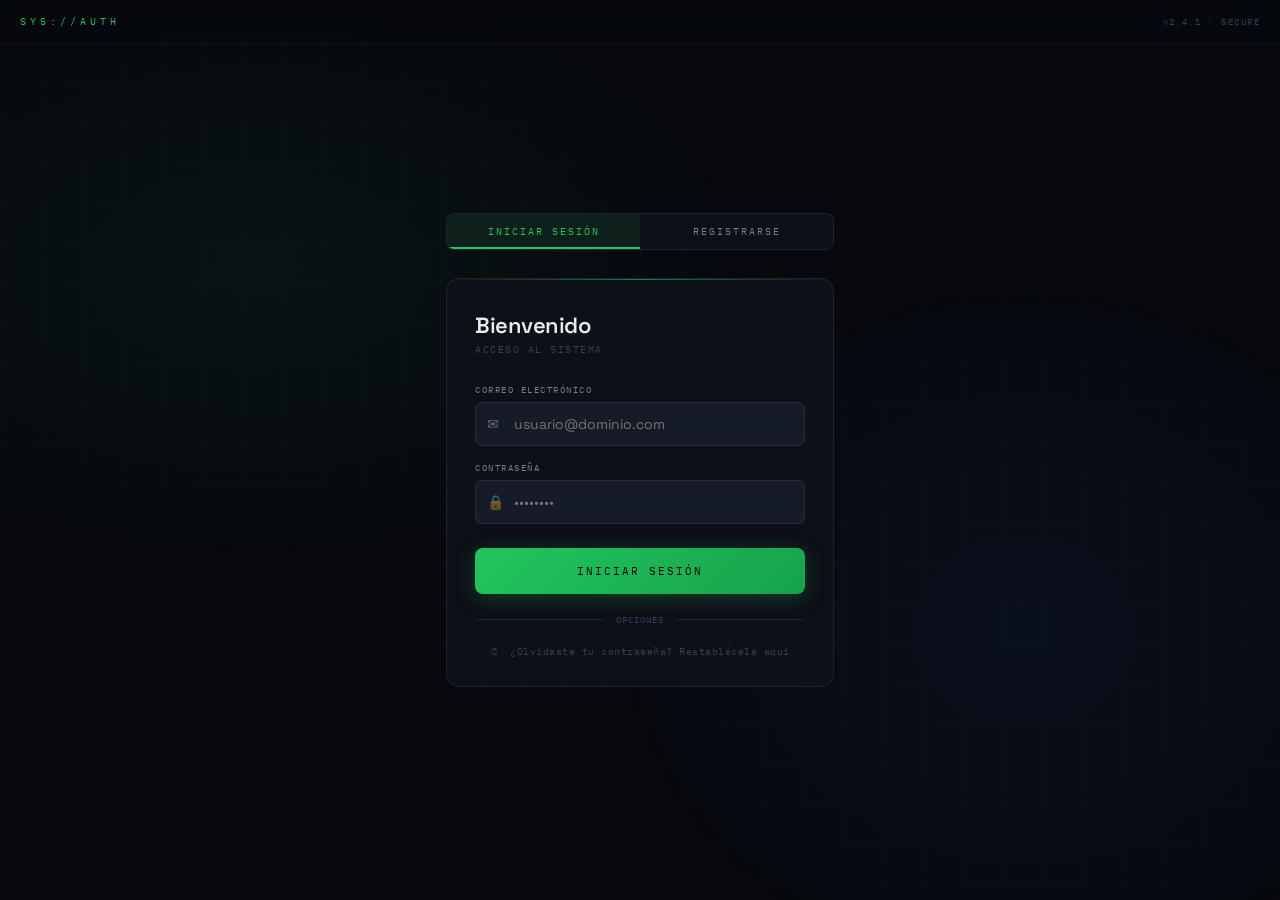
<file: Practica5-LogIn/frontend/gui/index.html>
<!DOCTYPE html>
<html lang="es">
<head>
  <meta charset="UTF-8" />
  <meta name="viewport" content="width=device-width, initial-scale=1.0" />
  <title>ACCESO — Sistema Seguro</title>
  <link rel="preconnect" href="https://fonts.googleapis.com" />
  <link href="https://fonts.googleapis.com/css2?family=IBM+Plex+Mono:wght@300;400;500&family=Space+Grotesk:wght@300;400;500;600&display=swap" rel="stylesheet" />
  <link rel="stylesheet" href="./css/index.css"/>
</head>
<body>

  <header class="site-header">
    <span class="logo" id="logo">SYS://AUTH</span>
    <span class="header-tag">v2.4.1 · SECURE</span>
  </header>

  <div class="wrapper">
    <!-- Tabs -->
    <div class="mode-tabs">
      <button class="mode-tab active-login" id="tab-login" onclick="setMode('login')">
        Iniciar sesión
      </button>
      <button class="mode-tab" id="tab-signin" onclick="setMode('signin')">
        Registrarse
      </button>
    </div>

    <!-- Card -->
    <div class="card" id="main-card">

      <!-- ─── PANEL LOGIN ─── -->
      <div class="form-panel active" id="panel-login">
        <div class="card-title">Bienvenido</div>
        <div class="card-sub">Acceso al sistema</div>

        <div class="field">
          <label for="l-email">Correo electrónico</label>
          <div class="field-wrap">
            <input type="email" id="l-email" placeholder="usuario@dominio.com" autocomplete="email" />
            <span class="field-icon">✉</span>
          </div>
          <div class="field-error" id="l-email-err">Correo no válido</div>
        </div>

        <div class="field">
          <label for="l-pass">Contraseña</label>
          <div class="field-wrap">
            <input type="password" id="l-pass" placeholder="••••••••" autocomplete="current-password" />
            <span class="field-icon">🔒</span>
          </div>
          <div class="field-error" id="l-pass-err">La contraseña no puede estar vacía</div>
        </div>

        <button class="btn-main btn-login" id="btn-login" onclick="doLogin()">
          <span class="btn-text">Iniciar sesión</span>
          <span class="btn-spinner"></span>
        </button>

        <div class="divider"><span>OPCIONES</span></div>

        <button class="restore-link" onclick="openRestore()">
          ↺ &nbsp;¿Olvidaste tu contraseña? Restablécela aquí
        </button>
      </div>

      <!-- ─── PANEL SIGNIN ─── -->
      <div class="form-panel" id="panel-signin">
        <div class="card-title">Crear cuenta</div>
        <div class="card-sub">Nuevo registro</div>

        <div class="field">
          <label for="s-user">Nombre de usuario</label>
          <div class="field-wrap">
            <input type="text" id="s-user" placeholder="john_doe" autocomplete="username" />
            <span class="field-icon">👤</span>
          </div>
          <div class="field-error" id="s-user-err">Mínimo 3 caracteres, sin espacios</div>
        </div>

        <div class="field">
          <label for="s-email">Correo electrónico</label>
          <div class="field-wrap">
            <input type="email" id="s-email" placeholder="usuario@dominio.com" autocomplete="email" />
            <span class="field-icon">✉</span>
          </div>
          <div class="field-error" id="s-email-err">Correo no válido</div>
        </div>

        <div class="field">
          <label for="s-pass">Contraseña</label>
          <div class="field-wrap">
            <input type="password" id="s-pass" placeholder="Mínimo 8 caracteres" autocomplete="new-password" />
            <span class="field-icon">🔒</span>
          </div>
          <div class="field-error" id="s-pass-err">Mínimo 8 caracteres</div>
        </div>

        <button class="btn-main btn-signin" id="btn-signin" onclick="doSignin()">
          <span class="btn-text">Crear cuenta</span>
          <span class="btn-spinner"></span>
        </button>
      </div>

    </div><!-- /card -->
  </div><!-- /wrapper -->

  <!-- ── Toast ── -->
  <div class="toast" id="toast"></div>

  <!-- ── Modal Restablecer ── -->
  <div class="modal-overlay" id="modal-overlay" onclick="closeRestoreOutside(event)">
    <div class="modal">
      <button class="modal-close" onclick="closeRestore()">✕</button>
      <div class="modal-title">Restablecer acceso</div>
      <div class="modal-sub">Ingresa tu correo registrado</div>

      <div class="field">
        <label for="r-email">Correo electrónico</label>
        <div class="field-wrap">
          <input type="email" id="r-email" placeholder="usuario@dominio.com" />
          <span class="field-icon">✉</span>
        </div>
        <div class="field-error" id="r-email-err">Correo no válido</div>
      </div>

      <button class="btn-restore" onclick="doRestore()">
        Enviar enlace de restablecimiento
      </button>
    </div>
  </div>

  <script src="./js/index.js"></script>
</body>
</html>
</file>
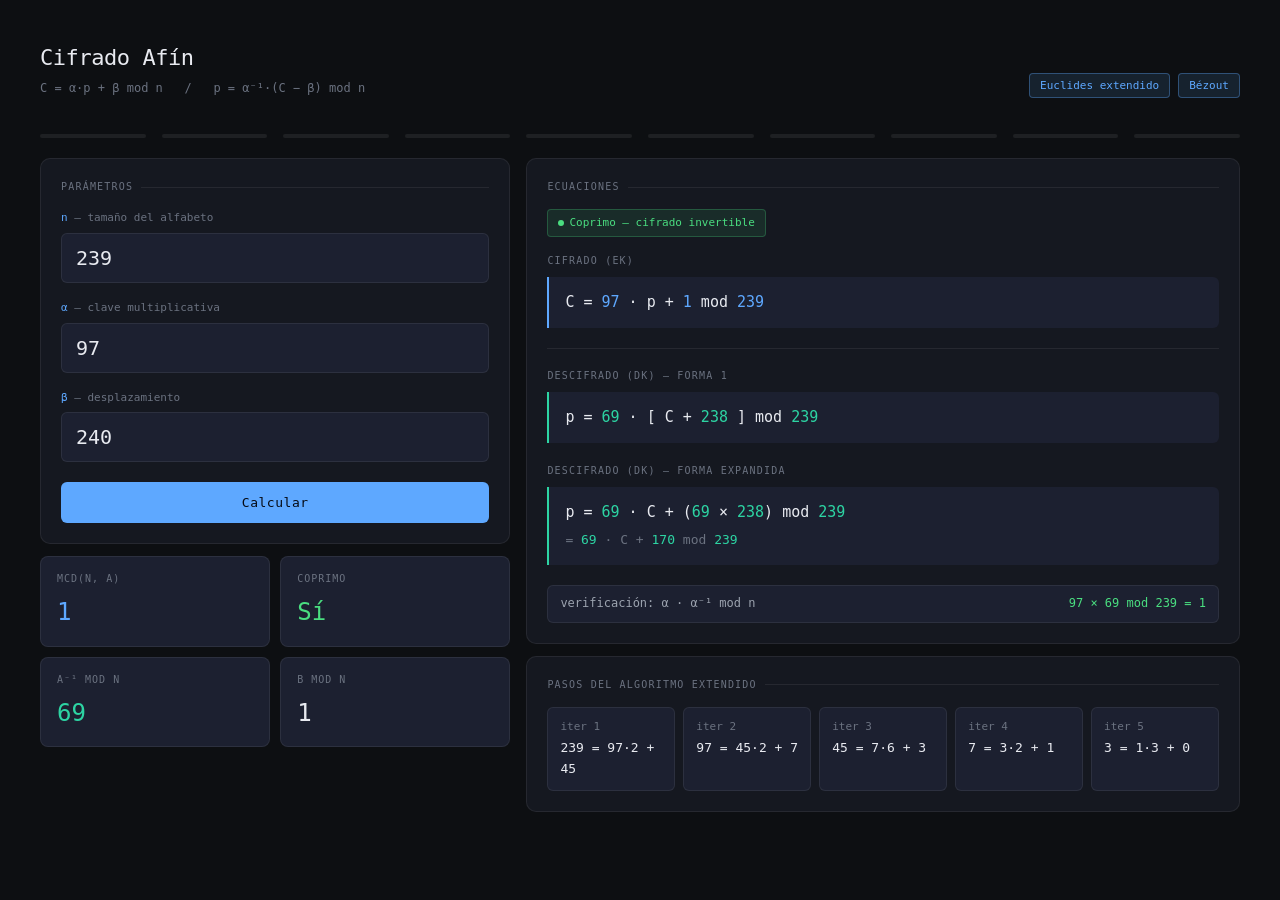
<file: Practica2-ExtendedEuclides/Cifrado Afín.html>
<!DOCTYPE html>
<!-- saved from url=(0051)file:///C:/Users/gusta/Downloads/affine_cipher.html -->
<html lang="es"><head><meta http-equiv="Content-Type" content="text/html; charset=UTF-8">

<meta name="viewport" content="width=device-width, initial-scale=1.0">
<title>Cifrado Afín</title>
<link href="./Cifrado Afín_files/css2" rel="stylesheet">
<style>
  *, *::before, *::after { box-sizing: border-box; margin: 0; padding: 0; }

  :root {
    --bg: #0d0f12;
    --surface: #151820;
    --surface2: #1c2030;
    --border: rgba(255,255,255,0.07);
    --border-accent: rgba(94,168,255,0.35);
    --text: #e8eaf0;
    --text-muted: #6b7280;
    --text-dim: #9ca3af;
    --accent: #5ea8ff;
    --accent-soft: rgba(94,168,255,0.12);
    --accent-teal: #2dd4a3;
    --accent-teal-soft: rgba(45,212,163,0.10);
    --err: #f87171;
    --err-soft: rgba(248,113,113,0.10);
    --ok: #4ade80;
    --ok-soft: rgba(74,222,128,0.10);
    --mono: 'IBM Plex Mono', monospace;
    --sans: 'IBM Plex Sans', sans-serif;
    --cols: 10;
    --col-gap: 16px;
  }

  body {
    background: var(--bg);
    color: var(--text);
    font-family: var(--sans);
    font-size: 14px;
    line-height: 1.6;
    min-height: 100vh;
    padding: 40px 24px 60px;
  }

  .grid {
    display: grid;
    grid-template-columns: repeat(var(--cols), minmax(0, 1fr));
    gap: var(--col-gap);
    max-width: 1200px;
    margin: 0 auto;
  }

  .col-1 { grid-column: span 1; }
  .col-2 { grid-column: span 2; }
  .col-3 { grid-column: span 3; }
  .col-4 { grid-column: span 4; }
  .col-5 { grid-column: span 5; }
  .col-6 { grid-column: span 6; }
  .col-7 { grid-column: span 7; }
  .col-8 { grid-column: span 8; }
  .col-10 { grid-column: span 10; }

  .header-row { margin-bottom: 36px; align-items: end; }

  .app-title {
    font-family: var(--mono);
    font-size: 22px;
    font-weight: 500;
    color: var(--text);
    letter-spacing: -0.02em;
  }

  .app-subtitle {
    font-size: 12px;
    color: var(--text-muted);
    font-family: var(--mono);
    margin-top: 4px;
  }

  .tag-algo {
    display: inline-block;
    background: var(--accent-soft);
    color: var(--accent);
    border: 0.5px solid var(--border-accent);
    border-radius: 4px;
    font-family: var(--mono);
    font-size: 11px;
    padding: 3px 10px;
  }

  .card {
    background: var(--surface);
    border: 0.5px solid var(--border);
    border-radius: 10px;
    padding: 20px;
  }

  .card-label {
    font-family: var(--mono);
    font-size: 10px;
    color: var(--text-muted);
    letter-spacing: 0.12em;
    text-transform: uppercase;
    margin-bottom: 14px;
    display: flex;
    align-items: center;
    gap: 8px;
  }

  .card-label::after {
    content: '';
    flex: 1;
    height: 0.5px;
    background: var(--border);
  }

  .field-group { display: flex; flex-direction: column; gap: 6px; margin-bottom: 16px; }
  .field-group:last-child { margin-bottom: 0; }

  .field-label {
    font-family: var(--mono);
    font-size: 11px;
    color: var(--text-muted);
  }

  .field-name {
    color: var(--accent);
  }

  input[type="number"] {
    width: 100%;
    background: var(--surface2);
    border: 0.5px solid var(--border);
    border-radius: 6px;
    color: var(--text);
    font-family: var(--mono);
    font-size: 20px;
    font-weight: 500;
    padding: 12px 14px;
    outline: none;
    transition: border-color 0.15s;
    -moz-appearance: textfield;
  }

  input[type="number"]::-webkit-outer-spin-button,
  input[type="number"]::-webkit-inner-spin-button { -webkit-appearance: none; }

  input[type="number"]:focus {
    border-color: var(--border-accent);
  }

  .calc-btn {
    width: 100%;
    background: var(--accent);
    color: #050a14;
    border: none;
    border-radius: 6px;
    font-family: var(--mono);
    font-size: 13px;
    font-weight: 500;
    padding: 13px;
    cursor: pointer;
    letter-spacing: 0.04em;
    transition: opacity 0.15s, transform 0.1s;
    margin-top: 4px;
  }

  .calc-btn:hover { opacity: 0.88; }
  .calc-btn:active { transform: scale(0.98); }

  .stat-card {
    background: var(--surface2);
    border: 0.5px solid var(--border);
    border-radius: 8px;
    padding: 14px 16px;
  }

  .stat-label {
    font-family: var(--mono);
    font-size: 10px;
    color: var(--text-muted);
    letter-spacing: 0.1em;
    text-transform: uppercase;
    margin-bottom: 6px;
  }

  .stat-value {
    font-family: var(--mono);
    font-size: 24px;
    font-weight: 500;
    color: var(--text);
  }

  .stat-value.accent { color: var(--accent); }
  .stat-value.teal { color: var(--accent-teal); }
  .stat-value.ok { color: var(--ok); }
  .stat-value.err { color: var(--err); }

  .badge {
    display: inline-flex;
    align-items: center;
    gap: 5px;
    font-family: var(--mono);
    font-size: 11px;
    padding: 4px 10px;
    border-radius: 4px;
    margin-bottom: 16px;
  }

  .badge-ok { background: var(--ok-soft); color: var(--ok); border: 0.5px solid rgba(74,222,128,0.25); }
  .badge-err { background: var(--err-soft); color: var(--err); border: 0.5px solid rgba(248,113,113,0.25); }

  .dot { width: 6px; height: 6px; border-radius: 50%; }
  .dot-ok { background: var(--ok); }
  .dot-err { background: var(--err); }

  .eq-section { margin-bottom: 20px; }
  .eq-section:last-child { margin-bottom: 0; }

  .eq-type {
    font-family: var(--mono);
    font-size: 10px;
    color: var(--text-muted);
    letter-spacing: 0.12em;
    text-transform: uppercase;
    margin-bottom: 8px;
  }

  .eq-box {
    background: var(--surface2);
    border-left: 2px solid var(--accent);
    border-radius: 0 6px 6px 0;
    padding: 12px 16px;
    font-family: var(--mono);
    font-size: 15px;
    color: var(--text);
    line-height: 1.8;
  }

  .eq-box.teal-accent { border-left-color: var(--accent-teal); }

  .v { color: var(--accent); font-weight: 500; }
  .vt { color: var(--accent-teal); font-weight: 500; }

  .divider {
    height: 0.5px;
    background: var(--border);
    margin: 20px 0;
  }

  .verify-row {
    font-family: var(--mono);
    font-size: 12px;
    color: var(--text-muted);
    padding: 8px 12px;
    background: var(--surface2);
    border-radius: 6px;
    border: 0.5px solid var(--border);
    display: flex;
    align-items: center;
    justify-content: space-between;
    flex-wrap: wrap;
    gap: 8px;
  }

  .verify-ok { color: var(--ok); }
  .verify-eq { color: var(--text-dim); }

  .placeholder {
    font-family: var(--mono);
    font-size: 13px;
    color: var(--text-muted);
    text-align: center;
    padding: 32px 0;
    border: 0.5px dashed var(--border);
    border-radius: 8px;
  }

  .col-ruler {
    grid-column: span 10;
    display: flex;
    gap: var(--col-gap);
    margin-bottom: 2px;
  }

  .col-tick {
    flex: 1;
    height: 4px;
    background: var(--border);
    border-radius: 2px;
    display: flex;
    align-items: center;
    justify-content: center;
  }

  .steps-grid {
    display: grid;
    grid-template-columns: repeat(5, minmax(0,1fr));
    gap: 8px;
    margin-top: 12px;
  }

  .step-item {
    background: var(--surface2);
    border: 0.5px solid var(--border);
    border-radius: 6px;
    padding: 10px 12px;
    font-family: var(--mono);
    font-size: 11px;
  }

  .step-n { color: var(--text-muted); margin-bottom: 3px; }
  .step-v { color: var(--text); font-size: 13px; font-weight: 500; }
  .step-v.accent { color: var(--accent); }
  .step-v.teal { color: var(--accent-teal); }

  @media (max-width: 900px) {
    :root { --cols: 6; }
    .col-4 { grid-column: span 6; }
    .col-6 { grid-column: span 6; }
    .col-3 { grid-column: span 3; }
  }

  @media (max-width: 600px) {
    :root { --cols: 4; }
    .col-1, .col-2, .col-3, .col-4, .col-5, .col-6, .col-7, .col-8, .col-10 { grid-column: span 4; }
  }
</style>
<style type="text/css" id="operaUserStyle"></style></head>
<body>

<div class="grid header-row">
  <div class="col-7">
    <div class="app-title">Cifrado Afín</div>
    <div class="app-subtitle">C = α·p + β mod n &nbsp;&nbsp;/&nbsp;&nbsp; p = α⁻¹·(C − β) mod n</div>
  </div>
  <div class="col-3" style="display:flex;align-items:flex-end;justify-content:flex-end;gap:8px;">
    <span class="tag-algo">Euclides extendido</span>
    <span class="tag-algo">Bézout</span>
  </div>
</div>

<div class="grid" style="margin-bottom:20px;">
  <div class="col-1 col-tick"></div><div class="col-1 col-tick"></div><div class="col-1 col-tick"></div>
  <div class="col-1 col-tick"></div><div class="col-1 col-tick"></div><div class="col-1 col-tick"></div>
  <div class="col-1 col-tick"></div><div class="col-1 col-tick"></div><div class="col-1 col-tick"></div>
  <div class="col-1 col-tick"></div>
</div>

<div class="grid" style="align-items:start;">

  <div class="col-4">
    <div class="card">
      <div class="card-label">Parámetros</div>

      <div class="field-group">
        <div class="field-label"><span class="field-name">n</span> — tamaño del alfabeto</div>
        <input type="number" id="n" value="239" min="2" oninput="calcular()">
      </div>

      <div class="field-group">
        <div class="field-label"><span class="field-name">α</span> — clave multiplicativa</div>
        <input type="number" id="alpha" value="97" min="1" oninput="calcular()">
      </div>

      <div class="field-group">
        <div class="field-label"><span class="field-name">β</span> — desplazamiento</div>
        <input type="number" id="beta" value="240" min="0" oninput="calcular()">
      </div>

      <button class="calc-btn" onclick="calcular()">Calcular</button>
    </div>

    <div class="grid" style="margin-top:12px;grid-template-columns:repeat(2,minmax(0,1fr));gap:10px;">
      <div class="stat-card">
        <div class="stat-label">mcd(n, α)</div>
        <div class="stat-value accent" id="stat-mcd">1</div>
      </div>
      <div class="stat-card">
        <div class="stat-label">Coprimo</div>
        <div class="stat-value ok" id="stat-coprime">Sí</div>
      </div>
      <div class="stat-card">
        <div class="stat-label">α⁻¹ mod n</div>
        <div class="stat-value teal" id="stat-inv">85</div>
      </div>
      <div class="stat-card">
        <div class="stat-label">β mod n</div>
        <div class="stat-value" id="stat-betamod">1</div>
      </div>
    </div>
  </div>

  <div class="col-6">
    <div class="card" id="result-card">
      <div class="card-label">Ecuaciones</div>
      <div id="output"><div class="badge badge-ok"><div class="dot dot-ok"></div>Coprimo — cifrado invertible</div>
        <div class="eq-section">
          <div class="eq-type">Cifrado (EK)</div>
          <div class="eq-box">C = <span class="v">3</span> · p + <span class="v">1</span> mod <span class="v">127</span></div>
        </div>
        <div class="divider"></div>
        <div class="eq-section">
          <div class="eq-type">Descifrado (DK) — forma 1</div>
          <div class="eq-box teal-accent">p = <span class="vt">85</span> · [ C + <span class="vt">126</span> ] mod <span class="vt">127</span></div>
        </div>
        <div class="eq-section" style="margin-top:10px;">
          <div class="eq-type">Descifrado (DK) — forma expandida</div>
          <div class="eq-box teal-accent">
            p = <span class="vt">85</span> · C + (<span class="vt">85</span> × <span class="vt">126</span>) mod <span class="vt">127</span><br>
            <span style="color:var(--text-muted);font-size:13px;">= <span class="vt">85</span> · C + <span class="vt">42</span> mod <span class="vt">127</span></span>
          </div>
        </div><div class="verify-row" style="margin-top:14px;">
      <span class="verify-eq">verificación: α · α⁻¹ mod n</span>
      <span class="verify-ok">3 × 85 mod 127 = 1</span>
    </div></div>
    </div>

    <div class="card" style="margin-top:12px;">
      <div class="card-label">Pasos del algoritmo extendido</div>
      <div id="steps-output"><div class="steps-grid"><div class="step-item">
        <div class="step-n">iter 1</div>
        <div class="step-v">127 = 3·42 + 1</div>
      </div><div class="step-item">
        <div class="step-n">iter 2</div>
        <div class="step-v">3 = 1·3 + 0</div>
      </div></div></div>
    </div>
  </div>

</div>

<script>
  function euclid(a, b) {
    if (b === 0) return a;
    return euclid(b, a % b);
  }

  function xgcdRec(a, b) {
    if (b === 0) return [a, 1, 0];
    const [d, x1, y1] = xgcdRec(b, a % b);
    const q = Math.floor(a / b);
    return [d, y1, x1 - y1 * q];
  }

  function modPos(x, n) { return ((x % n) + n) % n; }

  function getInverse(n, alpha) {
    const a = Math.max(n, alpha);
    const b = Math.min(n, alpha);
    const [d, x, y] = xgcdRec(a, b);
    let out = (a === alpha) ? x : y;
    return modPos(out, n);
  }

  function getSteps(a, b) {
    const steps = [];
    let [ra, rb] = [a, b];
    while (rb !== 0) {
      const q = Math.floor(ra / rb);
      const r = ra % rb;
      steps.push({ a: ra, b: rb, q, r });
      [ra, rb] = [rb, r];
    }
    return steps;
  }

  function v(x) { return `<span class="v">${x}</span>`; }
  function vt(x) { return `<span class="vt">${x}</span>`; }

  function calcular() {
    const n = parseInt(document.getElementById('n').value);
    const alpha = parseInt(document.getElementById('alpha').value);
    const beta = parseInt(document.getElementById('beta').value);
    const out = document.getElementById('output');
    const stepsOut = document.getElementById('steps-output');

    if (isNaN(n) || isNaN(alpha) || isNaN(beta) || n < 2 || alpha < 1 || beta < 0) {
      document.getElementById('stat-mcd').textContent = '—';
      document.getElementById('stat-coprime').textContent = '—';
      document.getElementById('stat-inv').textContent = '—';
      document.getElementById('stat-betamod').textContent = '—';
      out.innerHTML = '<div class="placeholder">Valores inválidos</div>';
      stepsOut.innerHTML = '<div class="placeholder">—</div>';
      return;
    }

    const mcd = euclid(Math.max(n, alpha), Math.min(n, alpha));
    const esCoprime = mcd === 1;

    document.getElementById('stat-mcd').textContent = mcd;

    const mcdEl = document.getElementById('stat-coprime');
    if (esCoprime) {
      mcdEl.textContent = 'Sí'; mcdEl.className = 'stat-value ok';
    } else {
      mcdEl.textContent = 'No'; mcdEl.className = 'stat-value err';
    }

    if (!esCoprime) {
      document.getElementById('stat-inv').textContent = '∄';
      document.getElementById('stat-betamod').textContent = beta % n;
      out.innerHTML = `
        <div class="badge badge-err"><div class="dot dot-err"></div>No coprimo — cifrado no invertible</div>
        <div class="eq-box" style="border-left-color:var(--err);font-size:13px;color:var(--text-muted);">
          mcd(${n}, ${alpha}) = ${mcd} ≠ 1<br>
          α y n deben ser coprimos para garantizar la biyectividad del cifrado.
        </div>`;
      stepsOut.innerHTML = '<div class="placeholder">Sin inverso — α no es invertible mod n</div>';
      return;
    }

    const negAlpha = getInverse(n, alpha);
    const betaMod = beta % n;
    const negBeta = betaMod === 0 ? 0 : n - betaMod;
    const dk_const = modPos(negAlpha * negBeta, n);

    document.getElementById('stat-inv').textContent = negAlpha;
    document.getElementById('stat-betamod').textContent = betaMod;

    let html = `<div class="badge badge-ok"><div class="dot dot-ok"></div>Coprimo — cifrado invertible</div>`;

    if (betaMod !== 0) {
      html += `
        <div class="eq-section">
          <div class="eq-type">Cifrado (EK)</div>
          <div class="eq-box">C = ${v(alpha)} · p + ${v(betaMod)} mod ${v(n)}</div>
        </div>
        <div class="divider"></div>
        <div class="eq-section">
          <div class="eq-type">Descifrado (DK) — forma 1</div>
          <div class="eq-box teal-accent">p = ${vt(negAlpha)} · [ C + ${vt(negBeta)} ] mod ${vt(n)}</div>
        </div>
        <div class="eq-section" style="margin-top:10px;">
          <div class="eq-type">Descifrado (DK) — forma expandida</div>
          <div class="eq-box teal-accent">
            p = ${vt(negAlpha)} · C + (${vt(negAlpha)} × ${vt(negBeta)}) mod ${vt(n)}<br>
            <span style="color:var(--text-muted);font-size:13px;">= ${vt(negAlpha)} · C + ${vt(dk_const)} mod ${vt(n)}</span>
          </div>
        </div>`;
    } else {
      html += `
        <div class="eq-section">
          <div class="eq-type">Cifrado (EK)</div>
          <div class="eq-box">C = ${v(alpha)} · p mod ${v(n)}</div>
        </div>
        <div class="divider"></div>
        <div class="eq-section">
          <div class="eq-type">Descifrado (DK)</div>
          <div class="eq-box teal-accent">p = ${vt(negAlpha)} · C mod ${vt(n)}</div>
        </div>`;
    }

    html += `<div class="verify-row" style="margin-top:14px;">
      <span class="verify-eq">verificación: α · α⁻¹ mod n</span>
      <span class="verify-ok">${alpha} × ${negAlpha} mod ${n} = ${(alpha * negAlpha) % n}</span>
    </div>`;

    out.innerHTML = html;

    const steps = getSteps(Math.max(n, alpha), Math.min(n, alpha));
    if (steps.length === 0) {
      stepsOut.innerHTML = '<div class="placeholder">Sin pasos (b = 0)</div>';
      return;
    }

    const maxShow = 5;
    const shown = steps.slice(0, maxShow);
    let sh = `<div class="steps-grid">`;
    shown.forEach((s, i) => {
      sh += `<div class="step-item">
        <div class="step-n">iter ${i + 1}</div>
        <div class="step-v">${s.a} = ${s.b}·${s.q} + ${s.r}</div>
      </div>`;
    });
    if (steps.length > maxShow) {
      sh += `<div class="step-item" style="display:flex;align-items:center;justify-content:center;">
        <div class="step-v accent">+${steps.length - maxShow} más</div>
      </div>`;
    }
    sh += `</div>`;

    stepsOut.innerHTML = sh;
  }

  calcular();
</script>


</body></html>
</file>
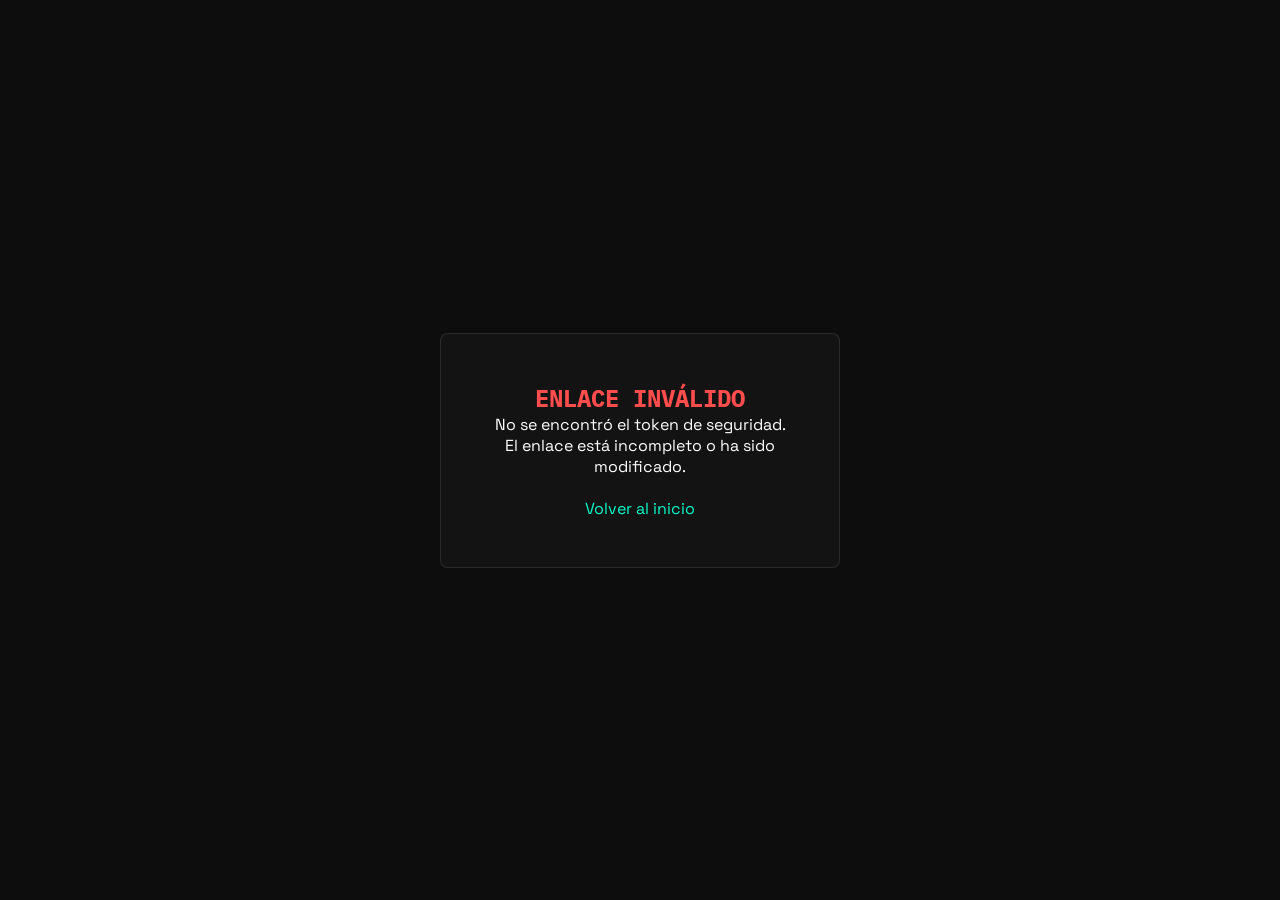
<file: Practica5-LogIn/frontend/gui/html/restore.html>
<!DOCTYPE html>
<html lang="es">
<head>
  <meta charset="UTF-8" />
  <meta name="viewport" content="width=device-width, initial-scale=1.0" />
  <title>Restablecer Contraseña — SYS://SECURE</title>
  <link rel="preconnect" href="https://fonts.googleapis.com" />
  <link href="https://fonts.googleapis.com/css2?family=IBM+Plex+Mono:wght@300;400;500&family=Playfair+Display:ital,wght@0,700;1,400&family=Space+Grotesk:wght@300;400;500&display=swap" rel="stylesheet" />
  <link rel="stylesheet" href="../css/secret.css" />
  <style>
    body {
      display: flex;
      justify-content: center;
      align-items: center;
      min-height: 100vh;
      background-color: #0d0d0d;
      color: #fff;
      font-family: 'Space Grotesk', sans-serif;
      margin: 0;
    }
    .restore-container {
      background: rgba(20, 20, 20, 0.9);
      border: 1px solid rgba(255, 255, 255, 0.1);
      padding: 3rem;
      border-radius: 8px;
      max-width: 400px;
      width: 100%;
      text-align: center;
    }
    .restore-container h2 {
      font-family: 'IBM Plex Mono', monospace;
      color: #00ffcc;
      margin-top: 0;
    }
    .input-group {
      margin-bottom: 1.5rem;
      text-align: left;
    }
    .input-group label {
      display: block;
      font-size: 0.85rem;
      color: #aaa;
      margin-bottom: 0.5rem;
    }
    .input-group input {
      width: 100%;
      padding: 0.8rem;
      background: rgba(0, 0, 0, 0.5);
      border: 1px solid #333;
      color: #fff;
      border-radius: 4px;
      font-family: inherit;
      box-sizing: border-box;
    }
    .input-group input:focus {
      outline: none;
      border-color: #00ffcc;
    }
    .btn {
      width: 100%;
      padding: 1rem;
      background: #00ffcc;
      color: #000;
      border: none;
      border-radius: 4px;
      font-weight: bold;
      cursor: pointer;
      font-family: 'IBM Plex Mono', monospace;
      transition: background 0.3s ease;
    }
    .btn:hover {
      background: #00ccaa;
    }
    .btn:disabled {
      background: #555;
      cursor: not-allowed;
    }
    .error-msg {
      color: #ff4c4c;
      font-size: 0.85rem;
      margin-top: 0.5rem;
      display: none;
    }
    #toast {
      position: fixed;
      bottom: 20px;
      left: 50%;
      transform: translateX(-50%);
      background: #333;
      color: #fff;
      padding: 1rem 2rem;
      border-radius: 4px;
      opacity: 0;
      transition: opacity 0.3s;
      pointer-events: none;
    }
    #toast.show {
      opacity: 1;
    }
    #toast.success { background: #00ffcc; color: #000; }
    #toast.error { background: #ff4c4c; color: #fff; }
  </style>
</head>
<body>

  <div class="restore-container" id="restore-form">
    <h2>NUEVA CONTRASEÑA</h2>
    <p style="font-size: 0.9rem; color: #bbb; margin-bottom: 2rem;">Ingresa tu nueva clave de acceso seguro.</p>
    
    <div class="input-group">
      <label for="new-pass">Contraseña</label>
      <input type="password" id="new-pass" placeholder="Mínimo 8 caracteres" />
      <div class="error-msg" id="pass-err"></div>
    </div>
    <div class="input-group">
      <label for="new-pass-confirm">Confirmar Contraseña</label>
      <input type="password" id="new-pass-confirm" placeholder="Repite la contraseña" />
      <div class="error-msg" id="confirm-err"></div>
    </div>
    
    <button class="btn" id="btn-restore" onclick="submitRestore()">ACTUALIZAR CREDENCIALES</button>
  </div>

  <div id="toast"></div>

  <script src="../js/restore.js"></script>
</body>
</html>
</file>
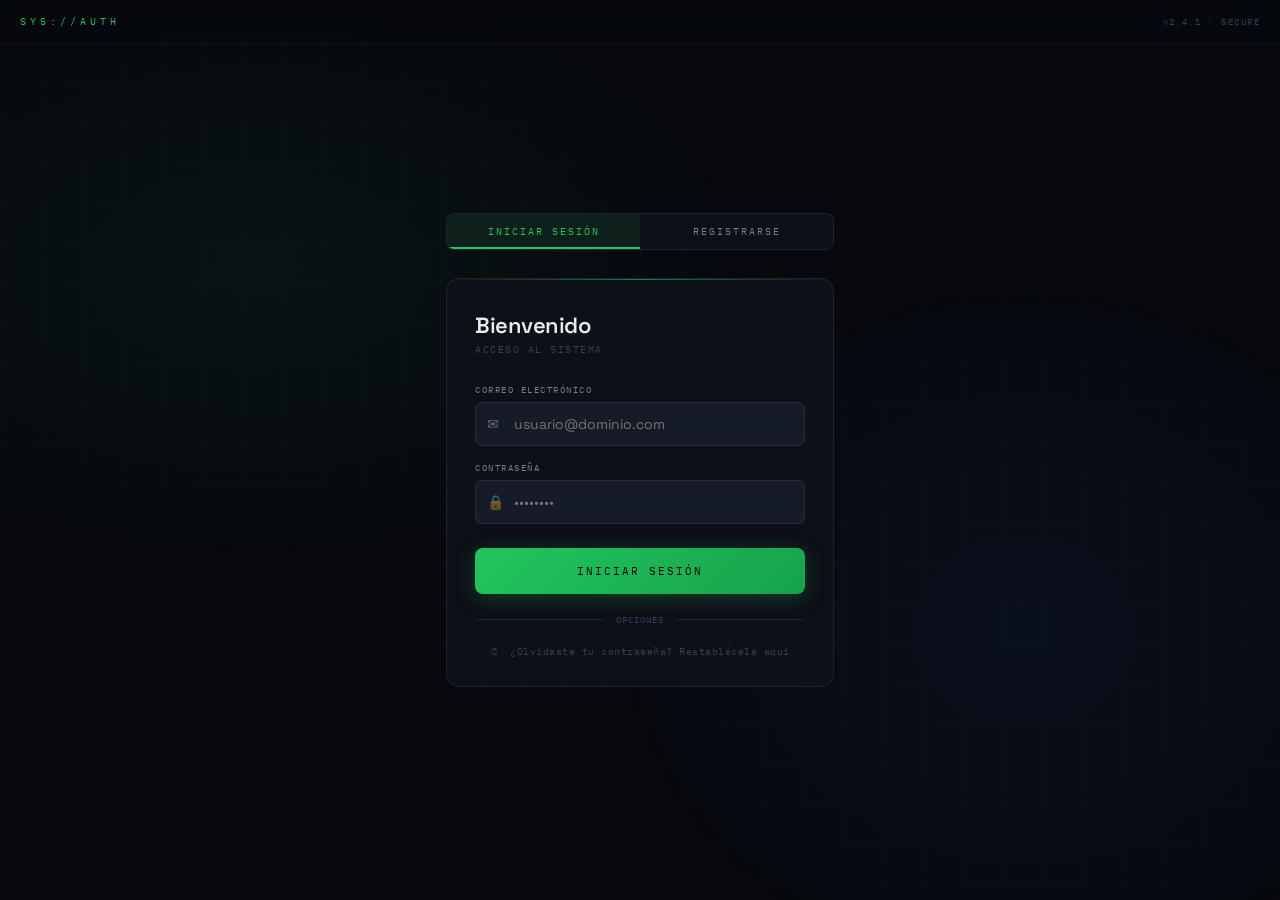
<file: Practica5-LogIn/frontend/gui/html/secret.html>
<!DOCTYPE html>
<html lang="es">

<head>
  <meta charset="UTF-8" />
  <meta name="viewport" content="width=device-width, initial-scale=1.0" />
  <title>ACCESO CONCEDIDO — Zona Segura</title>
  <link rel="preconnect" href="https://fonts.googleapis.com" />
  <link
    href="https://fonts.googleapis.com/css2?family=IBM+Plex+Mono:wght@300;400;500&family=Playfair+Display:ital,wght@0,700;1,400&family=Space+Grotesk:wght@300;400;500&display=swap"
    rel="stylesheet" />
  <link rel="stylesheet" href="../css/secret.css" />
</head>
<body>

  <!-- Header flotante -->
  <header class=" site-header" id="site-header">
  <span class="logo">SYS://SECURE</span>
  <div class="header-right">
    <button class="logout-btn" onclick="doLogout()">✕ Cerrar sesión</button>
  </div>
  </header>

  <!-- ─────── HERO ─────── -->
  <section class="hero">
    <div class="hero-img" id="hero-img"></div>
    <div class="hero-overlay"></div>
    <div class="hero-grid"></div>

    <div class="hero-content">
      <div class="hero-tag">● ACCESO CONCEDIDO</div>
      <h1 class="hero-title">
        Rompiendo <em>Enigma</em>:<br>el triunfo del ingenio
      </h1>
      <p class="hero-sub">
        La historia detrás de cómo matemáticos y criptólogos<br>
        descifraron la máquina más sofisticada de su época.
      </p>
      <button class="hero-cta" onclick="document.getElementById('article').scrollIntoView({behavior:'smooth'})">
        Leer ensayo &nbsp;↓
      </button>
    </div>

    <div class="scroll-hint">
      <div class="scroll-dot"></div>
      <span>Desliza</span>
    </div>
  </section>

  <!-- ─────── ARTÍCULO ─────── -->
  <section class="article-section" id="article">

    <div class="article-meta">
      <span class="article-badge">Criptografía · Historia</span>
      <span class="article-date">BLETCHLEY PARK, 1941–1945</span>
      <div class="article-sep"></div>
    </div>

    <h2 class="article-title">
      Cómo se logró traspasar el código <em>Enigma</em>
    </h2>
    <p class="article-subtitle">Un ensayo sobre inteligencia, matemáticas y perseverancia colectiva.</p>
    <div class="article-divider"></div>

    <div class="article-body">
      <p>
        Durante la Segunda Guerra Mundial, las fuerzas del Eje emplearon la máquina
        <strong>Enigma</strong> para cifrar sus comunicaciones militares con una complejidad
        aparentemente invencible. La máquina utilizaba un sistema de rotores intercambiables,
        un tablero de conexiones y una configuración diaria que generaba más de
        <strong>158 quintillones de combinaciones posibles</strong>, convirtiendo cada mensaje
        en un laberinto impenetrable para el enemigo. Sin embargo, lo que la ingeniería alemana
        consideró inviolable resultó ser vulnerable ante la combinación de brillantez
        matemática y trabajo metódico.
      </p>

      <span class="highlight">
        "El verdadero campo de batalla no estuvo en las trincheras, sino en las mentes
        de quienes desafiaron lo imposible con lápiz, papel y una máquina llamada Bombe."
      </span>

      <p>
        El proceso de descifrado comenzó con los criptólogos polacos del <strong>Biuro Szyfrów</strong>,
        quienes en los años treinta lograron reconstruir una versión funcional de Enigma a partir
        de documentos interceptados. Marian Rejewski y sus colegas identificaron las debilidades
        estructurales del sistema: los operadores alemanes repetían los indicadores de configuración
        al inicio de cada mensaje, un patrón que, explotado con ecuaciones algebraicas y
        permutaciones de grupo, permitió revelar los ajustes internos de los rotores. Este
        conocimiento fue trasladado a los Aliados en 1939, apenas semanas antes de la invasión
        de Polonia.
      </p>

      <p>
        En Bletchley Park, Gran Bretaña, el matemático <strong>Alan Turing</strong> tomó ese
        legado y lo transformó en algo de alcance industrial. Turing comprendió que la debilidad
        fatal de Enigma residía en una regla de su propio diseño: ninguna letra podía cifrarse
        como sí misma. Esta restricción, combinada con los <em>cribs</em> —fragmentos de texto
        en claro predecibles, como saludos estándar o reportes meteorológicos— permitió construir
        una máquina electromecánica, la <strong>Bombe</strong>, capaz de probar miles de
        configuraciones por hora y descartar automáticamente las inconsistentes. Lo que habría
        tomado semanas a mano se resolvía en horas.
      </p>

      <p>
        El éxito no fue únicamente técnico: fue también <strong>humano y organizacional</strong>.
        Los más de diez mil trabajadores de Bletchley —matemáticos, lingüistas, campeones de
        ajedrez y crucigramistas— operaron bajo un sigilo absoluto durante años. La inteligencia
        producida, denominada <em>Ultra</em>, se filtró a los comandantes Aliados de manera
        cuidadosa para no revelar que el código había sido roto. Se estima que la ruptura de
        Enigma acortó la guerra entre dos y cuatro años y salvó millones de vidas. El código
        considerado eterno fue vencido no por la fuerza, sino por el poder silencioso
        de la mente humana organizada.
      </p>

      <div
        style="margin-top: 4rem; text-align: center; padding-top: 2rem; border-top: 1px solid rgba(255,255,255,0.1);">
        <h3 style="font-family: 'IBM Plex Mono', monospace; color: #00ffcc; margin-bottom: 1.5rem;">NUESTRO EQUIPO CRIPTOGRÁFICO</h3>
        <!-- Sección para la fotito del equipo :D (animación hover) -->
        <div class="team-image-container">
          <img src="../images/equipo.jpg" alt="Foto del equipo en clase de criptografía" class="team-img team-img-front" onerror="this.src='https://via.placeholder.com/600x400/111/00ffcc?text=FOTO+DEL+EQUIPO+PENDIENTE'" />
          <img src="../images/equipo_real.png" alt="Foto real del equipo" class="team-img team-img-back" onerror="this.src='https://via.placeholder.com/600x400/111/00ffcc?text=FOTO+DEL+EQUIPO+REAL+PENDIENTE'" />
        </div>
        <p style="font-size: 0.85rem; color: #aaa; margin-top: 1rem;">Generación 2026-2 · Clase de Criptografía</p>
      </div>
    </div>

  </section>

  <footer class="site-footer">
    SYS://SECURE &nbsp;·&nbsp; CLASIFICADO &nbsp;·&nbsp; SOLO USUARIOS AUTENTICADOS
  </footer>

  <script src="../js/secret.js"></script>
  </body>

</html>
</file>
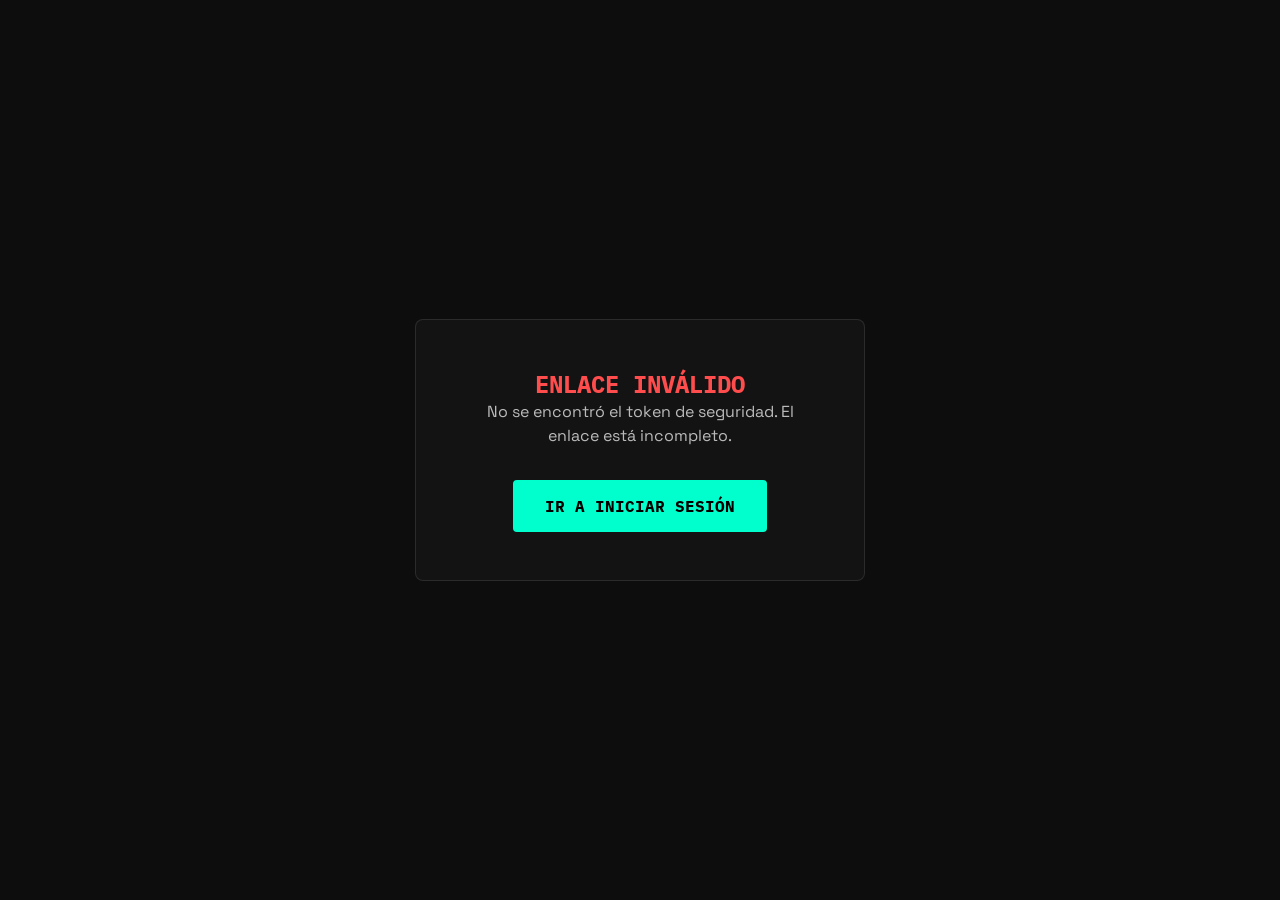
<file: Practica5-LogIn/frontend/gui/html/verify.html>
<!DOCTYPE html>
<html lang="es">
<head>
  <meta charset="UTF-8" />
  <meta name="viewport" content="width=device-width, initial-scale=1.0" />
  <title>Verificar Cuenta — SYS://SECURE</title>
  <link rel="preconnect" href="https://fonts.googleapis.com" />
  <link href="https://fonts.googleapis.com/css2?family=IBM+Plex+Mono:wght@300;400;500&family=Playfair+Display:ital,wght@0,700;1,400&family=Space+Grotesk:wght@300;400;500&display=swap" rel="stylesheet" />
  <link rel="stylesheet" href="../css/secret.css" />
  <style>
    body {
      display: flex;
      justify-content: center;
      align-items: center;
      min-height: 100vh;
      background-color: #0d0d0d;
      color: #fff;
      font-family: 'Space Grotesk', sans-serif;
      margin: 0;
    }
    .verify-container {
      background: rgba(20, 20, 20, 0.9);
      border: 1px solid rgba(255, 255, 255, 0.1);
      padding: 3rem;
      border-radius: 8px;
      max-width: 450px;
      width: 100%;
      text-align: center;
    }
    .verify-container h2 {
      font-family: 'IBM Plex Mono', monospace;
      color: #00ffcc;
      margin-top: 0;
    }
    .verify-msg {
      font-size: 1rem;
      color: #bbb;
      margin-bottom: 2rem;
      line-height: 1.5;
    }
    .btn-home {
      display: inline-block;
      padding: 1rem 2rem;
      background: #00ffcc;
      color: #000;
      text-decoration: none;
      border-radius: 4px;
      font-weight: bold;
      font-family: 'IBM Plex Mono', monospace;
      transition: background 0.3s ease;
      display: none; /* Se oculta por defecto */
    }
    .btn-home:hover {
      background: #00ccaa;
    }
    .loader {
      border: 4px solid rgba(255, 255, 255, 0.1);
      border-top: 4px solid #00ffcc;
      border-radius: 50%;
      width: 40px;
      height: 40px;
      animation: spin 1s linear infinite;
      margin: 0 auto 20px auto;
    }
    @keyframes spin { 0% { transform: rotate(0deg); } 100% { transform: rotate(360deg); } }
  </style>
</head>
<body>

  <div class="verify-container" id="verify-box">
    <div class="loader" id="loader"></div>
    <h2 id="status-title">VERIFICANDO IDENTIDAD</h2>
    <p class="verify-msg" id="status-msg">Validando credenciales criptográficas, por favor espera...</p>
    
    <a href="../index.html" class="btn-home" id="btn-home">IR A INICIAR SESIÓN</a>
  </div>

  <script src="../js/verify.js"></script>
</body>
</html>
</file>
<file: Practica1-HideAndShow/gui2.0/index.css>
*,*::before,*::after{box-sizing:border-box;margin:0;padding:0}
:root{
  --bg:#08080a;--s1:#0f0f13;--s2:#161619;--s3:#1e1e24;
  --b0:rgba(255,255,255,0.05);--b1:rgba(255,255,255,0.10);--b2:rgba(255,255,255,0.18);
  --acc:#c8f562;--acc2:#a8d040;--acc-d:rgba(200,245,98,0.08);--acc-d2:rgba(200,245,98,0.14);
  --txt:#eeeef0;--txt2:#888890;--txt3:#444450;
  --err:#ff6b6b;--err-d:rgba(255,107,107,0.10);
  --mono:'IBM Plex Mono',monospace;--sans:'IBM Plex Sans',sans-serif;
}
body{background:var(--bg);color:var(--txt);font-family:var(--sans);height:100vh;display:flex;flex-direction:column;overflow:hidden}
body.reveal{--acc:#6bb8ff;--acc2:#4090dd;--acc-d:rgba(107,184,255,0.08);--acc-d2:rgba(107,184,255,0.14)}

header{display:flex;align-items:center;border-bottom:1px solid var(--b0);background:var(--s1);height:46px;flex-shrink:0}
.logo{cursor:pointer;padding:0 18px;font-family:var(--mono);font-size:12px;font-weight:500;color:var(--acc);letter-spacing:3px;text-transform:uppercase;border-right:1px solid var(--b0);height:100%;display:flex;align-items:center;flex-shrink:0;text-decoration:none}
.mode-tabs{display:flex;height:100%}
.mode-tab{padding:0 20px;font-family:var(--mono);font-size:10px;color:var(--txt2);cursor:pointer;border:none;background:transparent;border-right:1px solid var(--b0);height:100%;letter-spacing:0.8px;transition:all 0.13s;text-transform:uppercase;position:relative}
.mode-tab:hover{color:var(--txt);background:var(--b0)}
.mode-tab.active{color:var(--acc);background:var(--acc-d)}
.mode-tab.active::after{content:'';position:absolute;bottom:0;left:0;right:0;height:2px;background:var(--acc)}
.hdr-right{margin-left:auto;padding:0 18px;font-family:var(--mono);font-size:9px;color:var(--txt3);letter-spacing:1.5px}

.page{display:none;flex:1;min-height:0;overflow:hidden}
.page.active{display:flex}

.workspace{flex:1;display:flex;flex-direction:column;min-height:0;overflow-y:auto;padding:24px 32px;gap:0}
.workspace::-webkit-scrollbar{width:4px}
.workspace::-webkit-scrollbar-track{background:transparent}
.workspace::-webkit-scrollbar-thumb{background:var(--b1);border-radius:2px}

.section-title{font-family:var(--mono);font-size:9px;color:var(--txt3);letter-spacing:1.5px;text-transform:uppercase;margin-bottom:12px;display:flex;align-items:center;gap:10px}
.section-title::after{content:'';flex:1;height:1px;background:var(--b0)}

.drop-zone{
  border:1px dashed var(--b1);border-radius:6px;
  background:var(--s1);padding:28px 20px;
  text-align:center;cursor:pointer;
  transition:all 0.15s;
  display:flex;flex-direction:column;align-items:center;justify-content:center;
  gap:8px;min-height:100px;position:relative;
  margin-bottom:16px;
}
.drop-zone:hover{border-color:var(--b2);background:var(--s2)}
.drop-zone.dragover{border-color:var(--acc);background:var(--acc-d2);border-style:solid}
.drop-zone.has-file{border-color:rgba(200,245,98,0.25);border-style:solid;background:var(--acc-d)}

.drop-icon{font-family:var(--mono);font-size:24px;color:var(--txt3);line-height:1}
.drop-zone.dragover .drop-icon,.drop-zone.has-file .drop-icon{color:var(--acc)}
.drop-label{font-family:var(--mono);font-size:10px;color:var(--txt3);letter-spacing:0.5px;line-height:1.5}
.drop-zone.dragover .drop-label{color:var(--acc)}
.drop-filename{font-family:var(--mono);font-size:9px;color:var(--acc);letter-spacing:0.3px;display:none;padding:4px 10px;background:var(--acc-d);border-radius:3px;margin-top:2px}
.drop-filename.show{display:inline-block}
.drop-hint{font-family:var(--mono);font-size:8px;color:var(--txt3);letter-spacing:0.8px;text-transform:uppercase}

.source-toggle{
  display:flex;gap:0;margin-bottom:16px;
  border:1px solid var(--b1);border-radius:4px;overflow:hidden;width:fit-content;
}
.src-btn{
  padding:6px 16px;font-family:var(--mono);font-size:9px;
  color:var(--txt2);cursor:pointer;border:none;background:transparent;
  letter-spacing:0.8px;text-transform:uppercase;
  transition:all 0.13s;
}
.src-btn:hover{color:var(--txt);background:var(--b0)}
.src-btn.active{color:var(--acc);background:var(--acc-d)}
.src-btn:first-child{border-right:1px solid var(--b1)}

.source-section{display:none;margin-bottom:0}
.source-section.active{display:block}

.txt-textarea{
  width:100%;min-height:120px;
  background:var(--s2);border:1px solid var(--b1);border-radius:5px;
  color:var(--txt);font-family:var(--mono);font-size:12px;
  padding:12px 14px;outline:none;resize:vertical;
  transition:border-color 0.12s;
  line-height:1.7;
}
.txt-textarea:focus{border-color:var(--acc);background:var(--acc-d)}
.txt-textarea::placeholder{color:var(--txt3);font-size:11px}

.action-row{margin-top:8px;margin-bottom:16px;padding-top:16px;border-top:1px solid var(--b0);display:flex;align-items:center;gap:14px}
.action-btn{
  padding:10px 32px;border-radius:4px;border:none;
  background:var(--acc);color:#000;
  font-family:var(--mono);font-size:11px;font-weight:500;
  cursor:pointer;letter-spacing:1.5px;text-transform:uppercase;
  transition:all 0.13s;
}
.action-btn:hover{background:var(--acc2);transform:translateY(-1px)}
.action-btn:active{transform:none}
.action-btn:disabled{opacity:0.35;cursor:not-allowed;transform:none}

.console-wrap{
  border-top:1px solid var(--b0);padding-top:14px;margin-top:4px;
}
.console-header{font-family:var(--mono);font-size:8px;color:var(--txt3);letter-spacing:1.5px;text-transform:uppercase;margin-bottom:8px}
.console{
  background:var(--s1);border:1px solid var(--b0);border-radius:4px;
  padding:10px 12px;font-family:var(--mono);font-size:10px;color:var(--txt2);
  min-height:52px;max-height:120px;overflow-y:auto;line-height:1.7;
  scrollbar-width:thin;scrollbar-color:var(--b1) transparent;
}
.console::-webkit-scrollbar{width:4px}
.console::-webkit-scrollbar-thumb{background:var(--b1);border-radius:2px}
.console .log-line{margin:0}
.console .log-ok{color:var(--acc)}
.console .log-err{color:var(--err)}
.console .log-muted{color:var(--txt3)}

.result-box{
  background:var(--s1);border:1px solid var(--b0);border-radius:5px;
  padding:14px 16px;margin-bottom:12px;display:none;
  font-family:var(--mono);font-size:12px;color:var(--acc);
  line-height:1.7;word-break:break-word;
}
.result-box.show{display:block}
.result-label{font-family:var(--mono);font-size:8px;color:var(--txt3);letter-spacing:1.5px;text-transform:uppercase;margin-bottom:8px;display:flex;align-items:center;gap:8px}
.result-label::after{content:'';flex:1;height:1px;background:var(--b0)}
.result-text{color:var(--txt);font-weight:300}

@media (max-width:720px){
  .workspace{padding:16px}
  .drop-zone{padding:20px 14px;min-height:80px}
  .hdr-right{display:none}
  .action-btn{padding:8px 20px;font-size:10px}
}

@media (max-width:480px){
  .workspace{padding:12px}
  .mode-tab{padding:0 12px;font-size:9px}
  .txt-textarea{min-height:90px;font-size:11px}
}
</file>
<file: Practica5-LogIn/frontend/gui/css/index.css>
*, *::before, *::after { box-sizing: border-box; margin: 0; padding: 0; }

    :root {
      /* Login — verde */
      --login-accent:  #22c55e;
      --login-accent2: #16a34a;
      --login-glow:    rgba(34,197,94,0.18);
      --login-glow2:   rgba(34,197,94,0.08);
      --login-border:  rgba(34,197,94,0.35);

      /* Signin — azul */
      --signin-accent:  #3b82f6;
      --signin-accent2: #2563eb;
      --signin-glow:    rgba(59,130,246,0.18);
      --signin-glow2:   rgba(59,130,246,0.08);
      --signin-border:  rgba(59,130,246,0.35);

      /* Base */
      --bg:    #07090f;
      --s1:    #0d1017;
      --s2:    #111520;
      --s3:    #161b28;
      --b0:    rgba(255,255,255,0.04);
      --b1:    rgba(255,255,255,0.08);
      --b2:    rgba(255,255,255,0.14);
      --txt:   #e8eaf0;
      --txt2:  #7a7e90;
      --txt3:  #3a3e50;
      --err:   #f87171;
      --err-d: rgba(248,113,113,0.10);
      --mono:  'IBM Plex Mono', monospace;
      --sans:  'Space Grotesk', sans-serif;

      --accent:  var(--login-accent);
      --accent2: var(--login-accent2);
      --glow:    var(--login-glow);
      --glow2:   var(--login-glow2);
      --aborder: var(--login-border);
    }

    body {
      background: var(--bg);
      color: var(--txt);
      font-family: var(--sans);
      min-height: 100vh;
      display: flex;
      flex-direction: column;
      align-items: center;
      justify-content: center;
      position: relative;
      overflow-x: hidden;
    }

    /* ── Fondo con malla ── */
    body::before {
      content: '';
      position: fixed;
      inset: 0;
      background:
        radial-gradient(ellipse 60% 50% at 20% 30%, rgba(34,197,94,0.06) 0%, transparent 65%),
        radial-gradient(ellipse 50% 60% at 80% 70%, rgba(59,130,246,0.06) 0%, transparent 65%);
      pointer-events: none;
      z-index: 0;
      transition: background 0.5s ease;
    }

    body.mode-signin::before {
      background:
        radial-gradient(ellipse 60% 50% at 20% 30%, rgba(59,130,246,0.06) 0%, transparent 65%),
        radial-gradient(ellipse 50% 60% at 80% 70%, rgba(34,197,94,0.04) 0%, transparent 65%);
    }

    /* Grid decorativo */
    body::after {
      content: '';
      position: fixed;
      inset: 0;
      background-image:
        linear-gradient(rgba(255,255,255,0.015) 1px, transparent 1px),
        linear-gradient(90deg, rgba(255,255,255,0.015) 1px, transparent 1px);
      background-size: 40px 40px;
      pointer-events: none;
      z-index: 0;
    }

    /* ── Header ── */
    .site-header {
      position: fixed;
      top: 0; left: 0; right: 0;
      height: 44px;
      display: flex;
      align-items: center;
      padding: 0 20px;
      border-bottom: 1px solid var(--b0);
      background: rgba(7,9,15,0.8);
      backdrop-filter: blur(16px);
      z-index: 10;
    }

    .logo {
      font-family: var(--mono);
      font-size: 10px;
      letter-spacing: 4px;
      text-transform: uppercase;
      color: var(--accent);
      transition: color 0.4s;
    }

    .header-tag {
      margin-left: auto;
      font-family: var(--mono);
      font-size: 9px;
      color: var(--txt3);
      letter-spacing: 1.5px;
    }

    /* ── Wrapper principal ── */
    .wrapper {
      position: relative;
      z-index: 1;
      width: 100%;
      max-width: 420px;
      padding: 20px 16px;
    }

    /* ── Tabs de modo ── */
    .mode-tabs {
      display: flex;
      border: 1px solid var(--b1);
      border-radius: 8px;
      overflow: hidden;
      margin-bottom: 28px;
      background: var(--s1);
    }

    .mode-tab {
      flex: 1;
      padding: 11px 0;
      border: none;
      background: transparent;
      font-family: var(--mono);
      font-size: 10px;
      letter-spacing: 2px;
      text-transform: uppercase;
      cursor: pointer;
      color: var(--txt2);
      transition: all 0.25s ease;
      position: relative;
    }

    .mode-tab::after {
      content: '';
      position: absolute;
      bottom: 0; left: 0; right: 0;
      height: 2px;
      background: transparent;
      transition: background 0.25s ease;
    }

    .mode-tab.active-login {
      color: var(--login-accent);
      background: var(--login-glow2);
    }
    .mode-tab.active-login::after { background: var(--login-accent); }

    .mode-tab.active-signin {
      color: var(--signin-accent);
      background: var(--signin-glow2);
    }
    .mode-tab.active-signin::after { background: var(--signin-accent); }

    /* ── Card ── */
    .card {
      background: var(--s1);
      border: 1px solid var(--b1);
      border-radius: 14px;
      padding: 32px 28px 28px;
      position: relative;
      overflow: hidden;
    }

    .card::before {
      content: '';
      position: absolute;
      top: 0; left: 0; right: 0;
      height: 1px;
      background: linear-gradient(90deg, transparent, var(--accent), transparent);
      opacity: 0.6;
      transition: background 0.4s;
    }

    /* Título */
    .card-title {
      font-size: 22px;
      font-weight: 600;
      letter-spacing: -0.5px;
      margin-bottom: 4px;
      color: var(--txt);
    }

    .card-sub {
      font-family: var(--mono);
      font-size: 10px;
      color: var(--txt3);
      letter-spacing: 1.5px;
      text-transform: uppercase;
      margin-bottom: 28px;
    }

    /* ── Campos ── */
    .field {
      margin-bottom: 16px;
    }

    .field label {
      display: block;
      font-family: var(--mono);
      font-size: 9px;
      letter-spacing: 1.5px;
      text-transform: uppercase;
      color: var(--txt2);
      margin-bottom: 7px;
    }

    .field-wrap {
      position: relative;
    }

    .field-icon {
      position: absolute;
      left: 12px;
      top: 50%;
      transform: translateY(-50%);
      font-size: 14px;
      opacity: 0.4;
      pointer-events: none;
      transition: opacity 0.2s;
    }

    .field input {
      width: 100%;
      height: 44px;
      background: var(--s3);
      border: 1px solid var(--b1);
      border-radius: 8px;
      color: var(--txt);
      font-family: var(--sans);
      font-size: 14px;
      padding: 0 12px 0 38px;
      outline: none;
      transition: border-color 0.2s, box-shadow 0.2s, background 0.2s;
    }

    .field input:focus {
      border-color: var(--accent);
      background: rgba(255,255,255,0.03);
      box-shadow: 0 0 0 3px var(--glow2);
    }

    .field input:focus + .field-icon,
    .field-wrap:focus-within .field-icon {
      opacity: 0.7;
    }

    .field input.error {
      border-color: var(--err);
      box-shadow: 0 0 0 3px var(--err-d);
    }

    .field-error {
      font-family: var(--mono);
      font-size: 9px;
      color: var(--err);
      margin-top: 5px;
      letter-spacing: 0.3px;
      display: none;
    }

    .field-error.show { display: block; }

    /* ── Botón principal ── */
    .btn-main {
      width: 100%;
      height: 46px;
      border: none;
      border-radius: 8px;
      font-family: var(--mono);
      font-size: 11px;
      letter-spacing: 2px;
      text-transform: uppercase;
      cursor: pointer;
      margin-top: 8px;
      position: relative;
      overflow: hidden;
      transition: transform 0.15s, box-shadow 0.2s;
    }

    .btn-main::before {
      content: '';
      position: absolute;
      inset: 0;
      background: rgba(255,255,255,0.08);
      opacity: 0;
      transition: opacity 0.15s;
    }

    .btn-main:hover::before { opacity: 1; }
    .btn-main:hover { transform: translateY(-1px); }
    .btn-main:active { transform: translateY(0); }

    .btn-login {
      background: linear-gradient(135deg, var(--login-accent), var(--login-accent2));
      color: #000;
      box-shadow: 0 4px 20px rgba(34,197,94,0.25);
    }

    .btn-signin {
      background: linear-gradient(135deg, var(--signin-accent), var(--signin-accent2));
      color: #fff;
      box-shadow: 0 4px 20px rgba(59,130,246,0.25);
    }

    .btn-main:hover.btn-login { box-shadow: 0 6px 28px rgba(34,197,94,0.35); }
    .btn-main:hover.btn-signin { box-shadow: 0 6px 28px rgba(59,130,246,0.35); }

    /* Spinner dentro del botón */
    .btn-spinner {
      display: none;
      width: 16px; height: 16px;
      border: 2px solid rgba(255,255,255,0.3);
      border-top-color: currentColor;
      border-radius: 50%;
      animation: spin 0.6s linear infinite;
      margin: 0 auto;
    }

    .btn-main.loading .btn-text { display: none; }
    .btn-main.loading .btn-spinner { display: block; }

    @keyframes spin { to { transform: rotate(360deg); } }

    /* ── Restablecer contraseña ── */
    .restore-link {
      display: block;
      text-align: center;
      margin-top: 16px;
      font-family: var(--mono);
      font-size: 10px;
      color: var(--txt3);
      text-decoration: none;
      letter-spacing: 0.5px;
      cursor: pointer;
      transition: color 0.2s;
      background: none;
      border: none;
      width: 100%;
    }

    .restore-link:hover { color: var(--login-accent); }

    /* ── Divider ── */
    .divider {
      display: flex;
      align-items: center;
      gap: 12px;
      margin: 20px 0;
    }
    .divider::before, .divider::after {
      content: ''; flex: 1;
      height: 1px;
      background: var(--b1);
    }
    .divider span {
      font-family: var(--mono);
      font-size: 9px;
      color: var(--txt3);
      letter-spacing: 1px;
    }

    /* ── Toast de estado ── */
    .toast {
      position: fixed;
      top: 60px; left: 50%;
      transform: translateX(-50%) translateY(-8px);
      background: var(--s2);
      border: 1px solid var(--b1);
      border-radius: 8px;
      padding: 10px 18px;
      font-family: var(--mono);
      font-size: 10px;
      letter-spacing: 0.5px;
      z-index: 100;
      opacity: 0;
      transition: opacity 0.25s, transform 0.25s;
      pointer-events: none;
      white-space: nowrap;
      max-width: 90vw;
    }
    .toast.show {
      opacity: 1;
      transform: translateX(-50%) translateY(0);
    }
    .toast.success { color: var(--login-accent); border-color: var(--login-border); }
    .toast.error   { color: var(--err);          border-color: rgba(248,113,113,0.35); }

    /* ── Modal restablecimiento ── */
    .modal-overlay {
      position: fixed;
      inset: 0;
      background: rgba(7,9,15,0.85);
      backdrop-filter: blur(8px);
      z-index: 50;
      display: flex;
      align-items: center;
      justify-content: center;
      opacity: 0;
      pointer-events: none;
      transition: opacity 0.25s;
      padding: 20px;
    }
    .modal-overlay.open {
      opacity: 1;
      pointer-events: all;
    }
    .modal {
      background: var(--s1);
      border: 1px solid var(--b2);
      border-radius: 14px;
      padding: 28px 24px;
      width: 100%;
      max-width: 360px;
      position: relative;
      transform: scale(0.96);
      transition: transform 0.25s;
    }
    .modal-overlay.open .modal { transform: scale(1); }

    .modal-title {
      font-size: 18px;
      font-weight: 600;
      margin-bottom: 6px;
    }
    .modal-sub {
      font-family: var(--mono);
      font-size: 9px;
      color: var(--txt3);
      letter-spacing: 1px;
      text-transform: uppercase;
      margin-bottom: 22px;
    }
    .modal-close {
      position: absolute;
      top: 16px; right: 16px;
      width: 28px; height: 28px;
      border: 1px solid var(--b1);
      border-radius: 6px;
      background: transparent;
      color: var(--txt2);
      font-size: 14px;
      cursor: pointer;
      display: flex;
      align-items: center;
      justify-content: center;
      transition: all 0.15s;
    }
    .modal-close:hover { border-color: var(--err); color: var(--err); }

    .btn-restore {
      width: 100%;
      height: 42px;
      border: none;
      border-radius: 8px;
      background: linear-gradient(135deg, var(--login-accent), var(--login-accent2));
      color: #000;
      font-family: var(--mono);
      font-size: 10px;
      letter-spacing: 2px;
      text-transform: uppercase;
      cursor: pointer;
      margin-top: 8px;
      transition: opacity 0.2s, transform 0.15s;
    }
    .btn-restore:hover { opacity: 0.9; transform: translateY(-1px); }

    /* Paneles de formulario con transición */
    .form-panel {
      display: none;
    }
    .form-panel.active {
      display: block;
      animation: fadeIn 0.3s ease;
    }

    @keyframes fadeIn {
      from { opacity: 0; transform: translateY(6px); }
      to   { opacity: 1; transform: translateY(0); }
    }

    /* Transición de acento */
    .logo, .card::before, .field input:focus,
    .mode-tab, .restore-link {
      transition: all 0.35s ease;
    }

    /* Responsive */
    @media (max-width: 480px) {
      .card { padding: 24px 18px 20px; }
      .wrapper { padding: 16px 12px; }
    }
</file>
<file: Practica5-LogIn/frontend/gui/css/secret.css>
*, *::before, *::after { box-sizing: border-box; margin: 0; padding: 0; }

    :root {
      --bg:    #06080e;
      --s1:    #0b0d16;
      --s2:    #10141f;
      --b0:    rgba(255,255,255,0.04);
      --b1:    rgba(255,255,255,0.08);
      --b2:    rgba(255,255,255,0.14);
      --acc:   #22c55e;
      --acc2:  #16a34a;
      --glow:  rgba(34,197,94,0.15);
      --glow2: rgba(34,197,94,0.07);
      --txt:   #e8eaf0;
      --txt2:  #7a7e90;
      --txt3:  #3a3e50;
      --mono:  'IBM Plex Mono', monospace;
      --serif: 'Playfair Display', Georgia, serif;
      --sans:  'Space Grotesk', sans-serif;
    }

    html { scroll-behavior: smooth; }

    body {
      background: var(--bg);
      color: var(--txt);
      font-family: var(--sans);
      overflow-x: hidden;
    }

    /* ─────────────────────────────────────────────
       HERO — ocupa el 100vh completo
    ───────────────────────────────────────────── */
    .hero {
      position: relative;
      width: 100%;
      height: 100vh;
      display: flex;
      flex-direction: column;
      align-items: center;
      justify-content: center;
      overflow: hidden;
    }

    /* Imagen dummy de fondo */
    .hero-img {
      position: absolute;
      inset: 0;
      background:
        url('https://images.unsplash.com/photo-1526374965328-7f61d4dc18c5?w=1600&q=80')
        center / cover no-repeat;
      filter: brightness(0.28) saturate(0.6);
      transform: scale(1.04);
      transition: transform 8s ease;
    }

    .hero:hover .hero-img { transform: scale(1.0); }

    /* Capas de overlay */
    .hero-overlay {
      position: absolute;
      inset: 0;
      background:
        linear-gradient(to bottom,
          rgba(6,8,14,0.5) 0%,
          rgba(6,8,14,0.1) 40%,
          rgba(6,8,14,0.1) 60%,
          rgba(6,8,14,0.85) 100%),
        radial-gradient(ellipse 70% 60% at 50% 40%, rgba(34,197,94,0.08) 0%, transparent 70%);
    }

    /* Grid decorativo */
    .hero-grid {
      position: absolute;
      inset: 0;
      background-image:
        linear-gradient(rgba(34,197,94,0.04) 1px, transparent 1px),
        linear-gradient(90deg, rgba(34,197,94,0.04) 1px, transparent 1px);
      background-size: 48px 48px;
      mask-image: radial-gradient(ellipse 80% 70% at 50% 50%, black 0%, transparent 80%);
    }

    /* Contenido del hero */
    .hero-content {
      position: relative;
      z-index: 2;
      text-align: center;
      padding: 0 20px;
      max-width: 700px;
    }

    .hero-tag {
      display: inline-block;
      font-family: var(--mono);
      font-size: 10px;
      letter-spacing: 4px;
      text-transform: uppercase;
      color: var(--acc);
      border: 1px solid rgba(34,197,94,0.3);
      border-radius: 100px;
      padding: 5px 16px;
      margin-bottom: 24px;
      background: rgba(34,197,94,0.07);
      animation: fadeUp 0.8s ease both;
    }

    .hero-title {
      font-family: var(--serif);
      font-size: clamp(38px, 7vw, 72px);
      font-weight: 700;
      line-height: 1.08;
      letter-spacing: -1px;
      margin-bottom: 20px;
      animation: fadeUp 0.9s 0.1s ease both;
    }

    .hero-title em {
      font-style: italic;
      font-weight: 400;
      color: var(--acc);
    }

    .hero-sub {
      font-size: 16px;
      font-weight: 300;
      color: var(--txt2);
      line-height: 1.7;
      max-width: 480px;
      margin: 0 auto 32px;
      animation: fadeUp 1s 0.2s ease both;
    }

    .hero-cta {
      display: inline-flex;
      align-items: center;
      gap: 10px;
      background: linear-gradient(135deg, var(--acc), var(--acc2));
      color: #000;
      font-family: var(--mono);
      font-size: 11px;
      font-weight: 500;
      letter-spacing: 2px;
      text-transform: uppercase;
      text-decoration: none;
      padding: 13px 28px;
      border-radius: 8px;
      transition: transform 0.18s, box-shadow 0.2s, opacity 0.2s;
      box-shadow: 0 4px 24px rgba(34,197,94,0.25);
      animation: fadeUp 1.1s 0.3s ease both;
      cursor: pointer;
      border: none;
    }
    .hero-cta:hover {
      transform: translateY(-2px);
      box-shadow: 0 8px 36px rgba(34,197,94,0.35);
    }

    /* Scroll hint */
    .scroll-hint {
      position: absolute;
      bottom: 32px;
      left: 50%;
      transform: translateX(-50%);
      z-index: 2;
      display: flex;
      flex-direction: column;
      align-items: center;
      gap: 6px;
      animation: fadeUp 1.3s 0.6s ease both;
    }
    .scroll-hint span {
      font-family: var(--mono);
      font-size: 8px;
      letter-spacing: 2.5px;
      color: var(--txt3);
      text-transform: uppercase;
    }
    .scroll-dot {
      width: 20px;
      height: 32px;
      border: 1px solid var(--b2);
      border-radius: 10px;
      position: relative;
    }
    .scroll-dot::before {
      content: '';
      position: absolute;
      top: 5px; left: 50%;
      transform: translateX(-50%);
      width: 4px; height: 4px;
      background: var(--acc);
      border-radius: 50%;
      animation: scrollBounce 1.8s ease infinite;
    }
    @keyframes scrollBounce {
      0%, 100% { top: 5px; opacity: 1; }
      80%       { top: 18px; opacity: 0.2; }
    }

    /* Header flotante */
    .site-header {
      position: fixed;
      top: 0; left: 0; right: 0;
      height: 44px;
      display: flex;
      align-items: center;
      padding: 0 20px;
      border-bottom: 1px solid transparent;
      background: transparent;
      z-index: 20;
      transition: background 0.3s, border-color 0.3s, backdrop-filter 0.3s;
    }
    .site-header.scrolled {
      background: rgba(6,8,14,0.85);
      border-color: var(--b0);
      backdrop-filter: blur(16px);
    }

    .logo {
      font-family: var(--mono);
      font-size: 10px;
      letter-spacing: 4px;
      text-transform: uppercase;
      color: var(--acc);
    }

    .header-right {
      margin-left: auto;
      display: flex;
      align-items: center;
      gap: 16px;
    }

    .logout-btn {
      font-family: var(--mono);
      font-size: 9px;
      letter-spacing: 1.5px;
      text-transform: uppercase;
      color: var(--txt3);
      background: none;
      border: 1px solid var(--b0);
      border-radius: 6px;
      padding: 5px 12px;
      cursor: pointer;
      transition: all 0.18s;
    }
    .logout-btn:hover {
      color: var(--acc);
      border-color: rgba(34,197,94,0.3);
      background: rgba(34,197,94,0.05);
    }

    /* ─────────────────────────────────────────────
       SECCIÓN ARTÍCULO
    ───────────────────────────────────────────── */
    .article-section {
      max-width: 720px;
      margin: 0 auto;
      padding: 80px 24px 100px;
    }

    .article-meta {
      display: flex;
      align-items: center;
      gap: 16px;
      margin-bottom: 32px;
      flex-wrap: wrap;
    }

    .article-badge {
      font-family: var(--mono);
      font-size: 9px;
      letter-spacing: 2px;
      text-transform: uppercase;
      color: var(--acc);
      background: var(--glow2);
      border: 1px solid rgba(34,197,94,0.2);
      border-radius: 100px;
      padding: 4px 12px;
    }

    .article-date {
      font-family: var(--mono);
      font-size: 9px;
      color: var(--txt3);
      letter-spacing: 1px;
    }

    .article-sep {
      flex: 1;
      height: 1px;
      background: var(--b0);
    }

    .article-title {
      font-family: var(--serif);
      font-size: clamp(26px, 4vw, 40px);
      font-weight: 700;
      line-height: 1.18;
      letter-spacing: -0.5px;
      margin-bottom: 10px;
      color: var(--txt);
    }

    .article-title em {
      font-style: italic;
      font-weight: 400;
      color: var(--acc);
    }

    .article-subtitle {
      font-size: 15px;
      color: var(--txt2);
      font-weight: 300;
      margin-bottom: 40px;
      line-height: 1.6;
    }

    .article-divider {
      width: 48px;
      height: 2px;
      background: linear-gradient(90deg, var(--acc), transparent);
      margin-bottom: 36px;
    }

    .article-body {
      font-size: 15.5px;
      line-height: 1.85;
      color: #c0c4d0;
      font-weight: 300;
    }

    .article-body p {
      margin-bottom: 22px;
    }

    .article-body p:last-child { margin-bottom: 0; }

    .article-body strong {
      color: var(--txt);
      font-weight: 500;
    }

    .article-body .highlight {
      color: var(--acc);
      font-family: var(--mono);
      font-size: 13px;
      background: var(--glow2);
      border-left: 2px solid var(--acc);
      padding: 14px 18px;
      display: block;
      margin: 28px 0;
      border-radius: 0 6px 6px 0;
      line-height: 1.7;
    }

    /* Footer mínimo */
    .site-footer {
      border-top: 1px solid var(--b0);
      padding: 24px;
      text-align: center;
      font-family: var(--mono);
      font-size: 9px;
      color: var(--txt3);
      letter-spacing: 1.5px;
    }

    /* Animaciones */
    @keyframes fadeUp {
      from { opacity: 0; transform: translateY(20px); }
      to   { opacity: 1; transform: translateY(0); }
    }

    /* Responsive */
    @media (max-width: 600px) {
      .article-section { padding: 60px 18px 80px; }
    }

    /* Contenedor de la foto del equipo con efecto hover */
    .team-image-container {
      position: relative;
      display: block;
      width: 100%;
      max-width: 600px;
      aspect-ratio: 3 / 2;
      margin: 0 auto;
      overflow: hidden;
      border-radius: 8px;
      border: 2px solid rgba(0, 255, 204, 0.3);
      box-shadow: 0 10px 30px rgba(0, 0, 0, 0.5);
      cursor: pointer;
      background-color: var(--s2);
      backface-visibility: hidden;
      transform: translate3d(0,0,0);
    }

    .team-image-container .team-img {
      position: absolute;
      top: 0;
      left: 0;
      width: 100%;
      height: 100%;
      object-fit: cover;
      display: block;
      transition: opacity 0.6s cubic-bezier(0.4, 0, 0.2, 1), transform 0.6s cubic-bezier(0.4, 0, 0.2, 1);
      backface-visibility: hidden;
    }

    .team-image-container .team-img-front {
      z-index: 1;
      transform: scale(1);
    }

    .team-image-container .team-img-back {
      opacity: 0;
      z-index: 2;
      transform: scale(1.04);
    }

    /* Efecto Hover */
    .team-image-container:hover .team-img-front {
      transform: scale(0.96);
      opacity: 0;
    }

    .team-image-container:hover .team-img-back {
      opacity: 1;
      transform: scale(1);
    }

    /* Brillo de borde en hover */
    .team-image-container::after {
      content: '';
      position: absolute;
      inset: 0;
      border-radius: 6px;
      border: 2px solid #00ffcc;
      opacity: 0;
      transition: opacity 0.6s cubic-bezier(0.4, 0, 0.2, 1);
      z-index: 3;
      pointer-events: none;
    }

    .team-image-container:hover::after {
      opacity: 0.8;
    }
</file>
